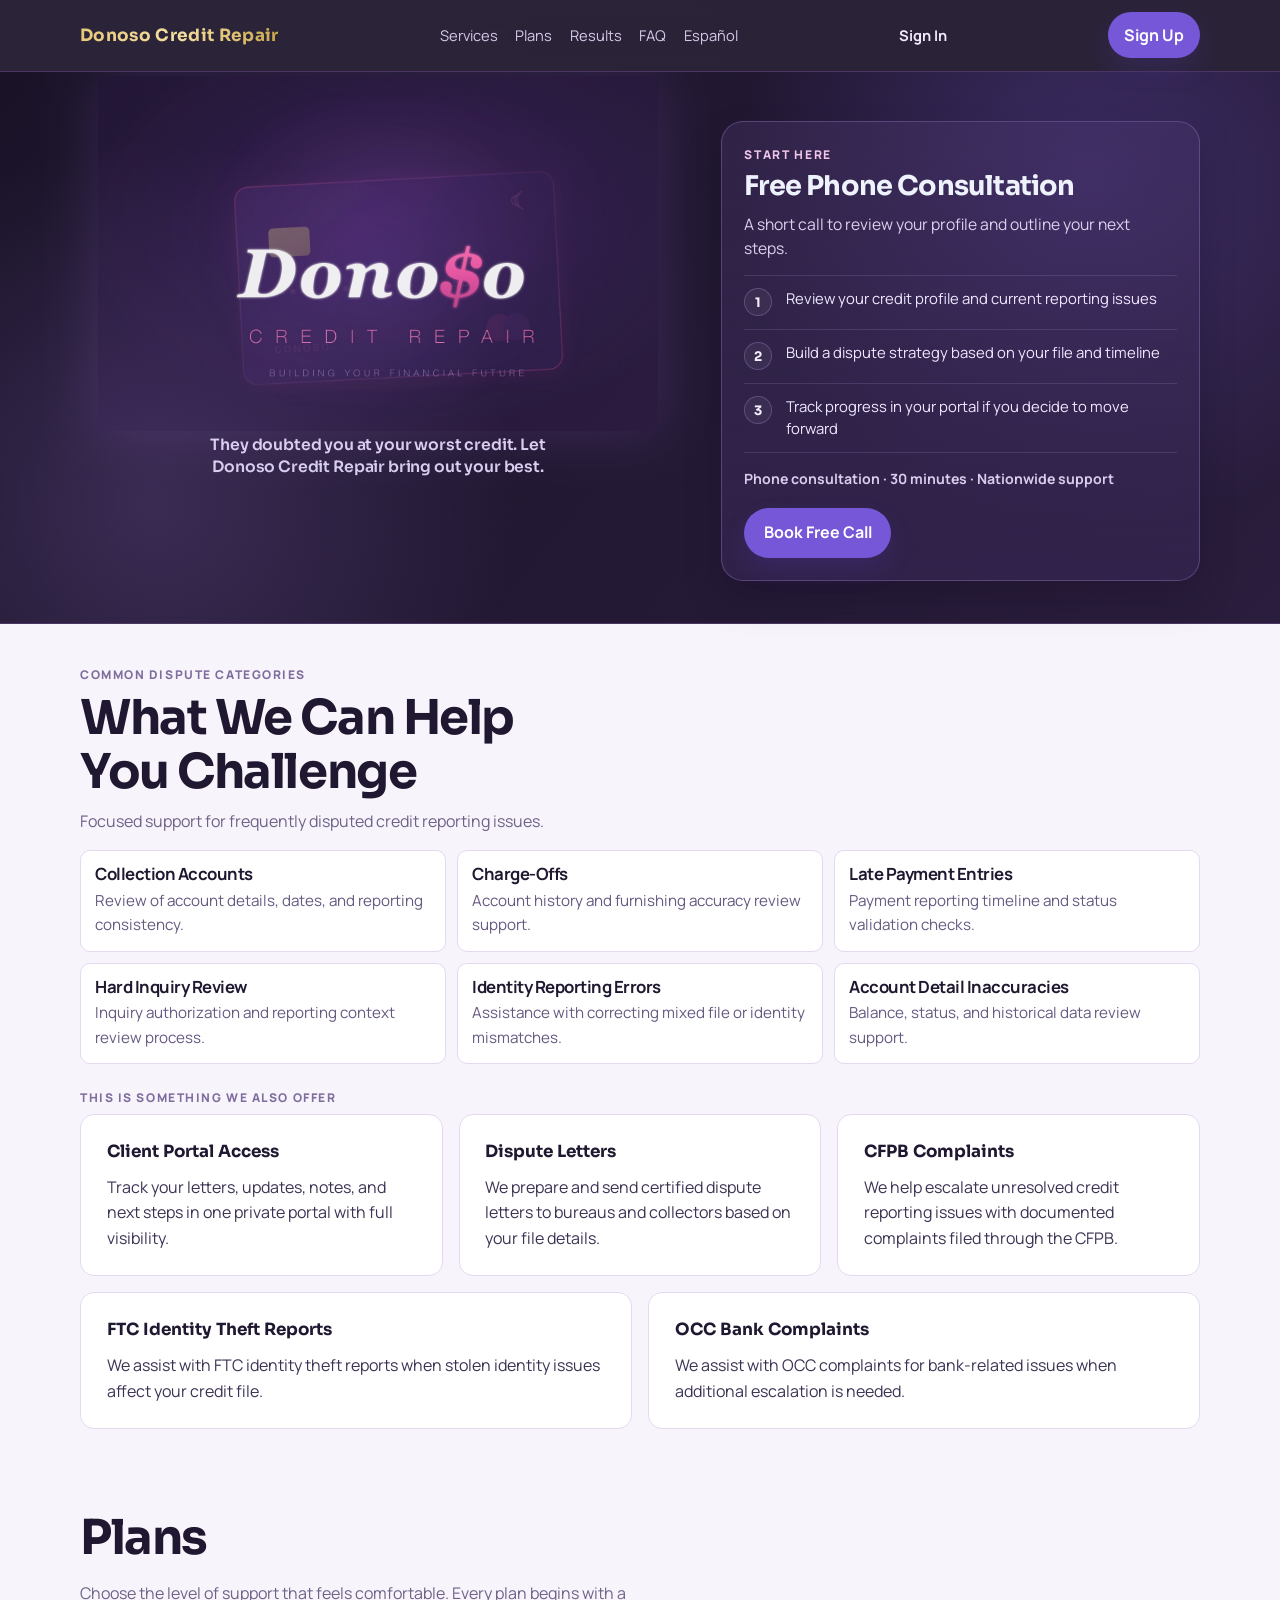
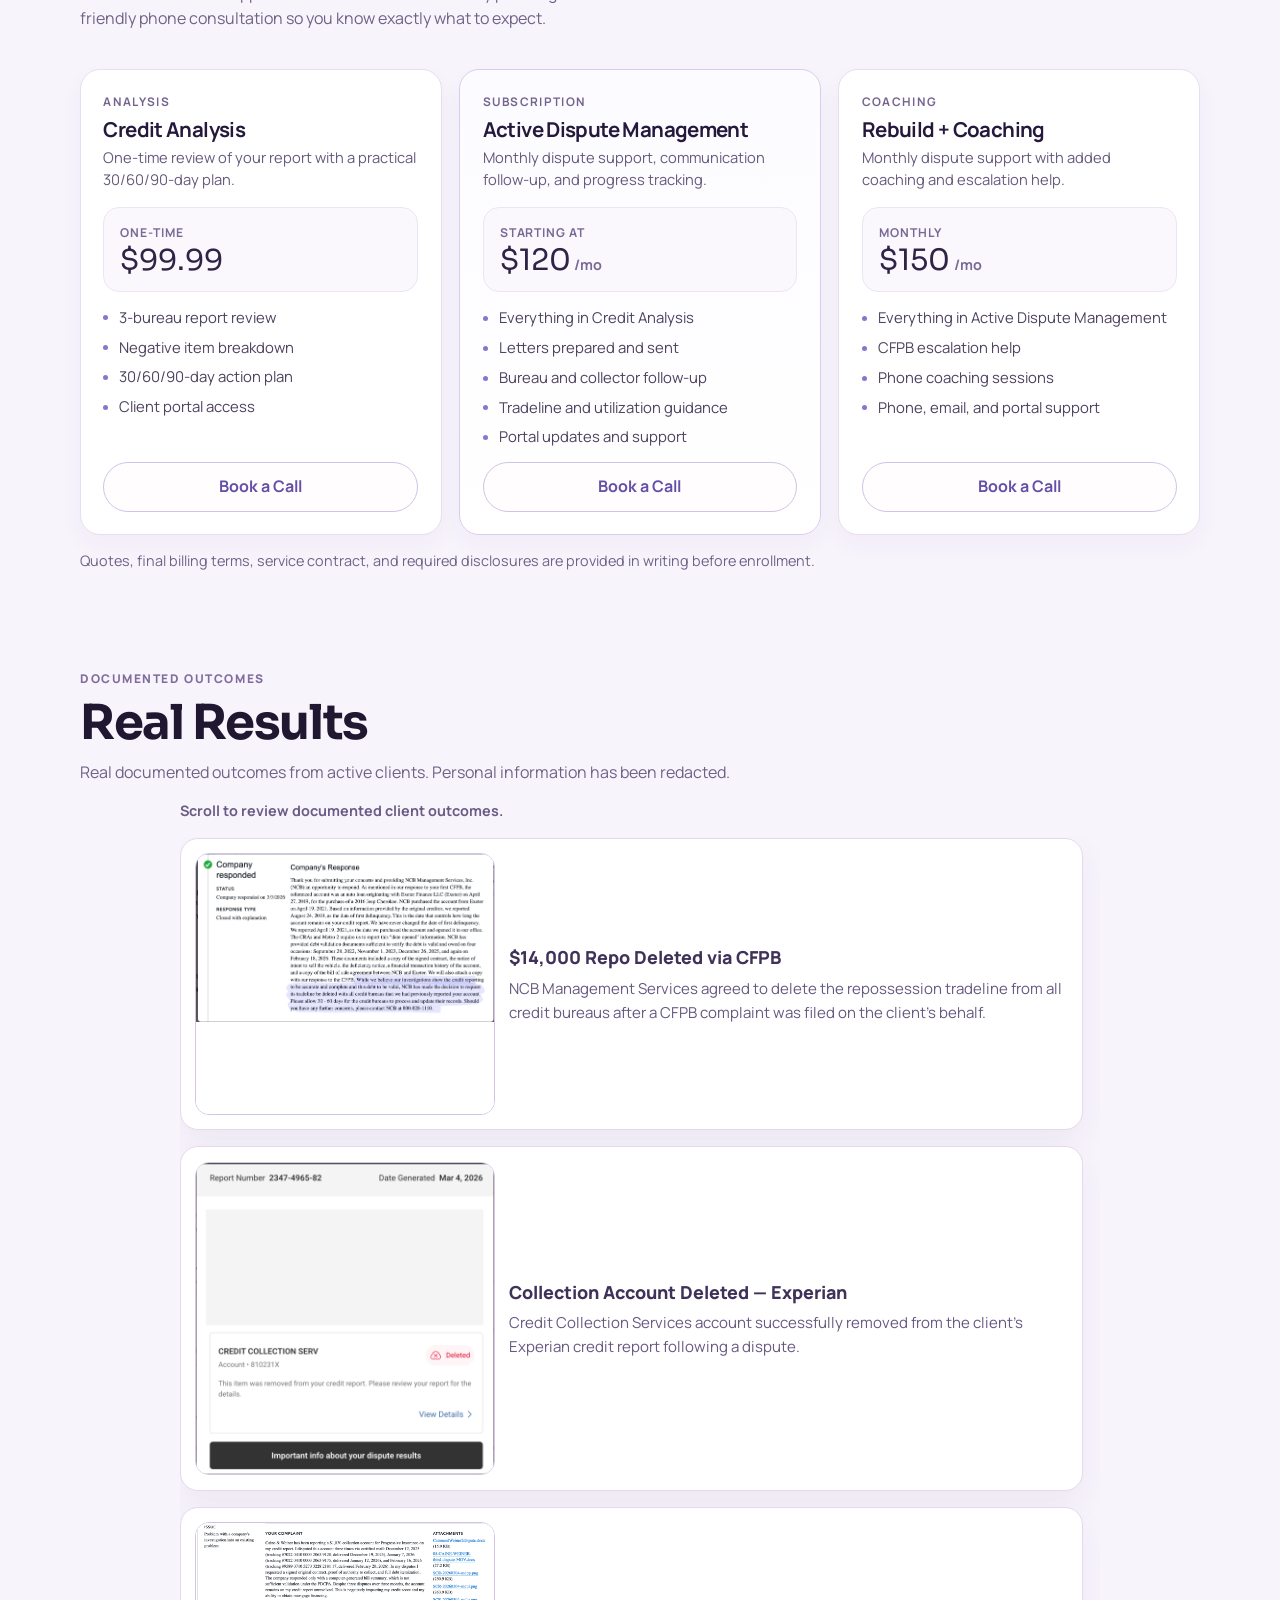
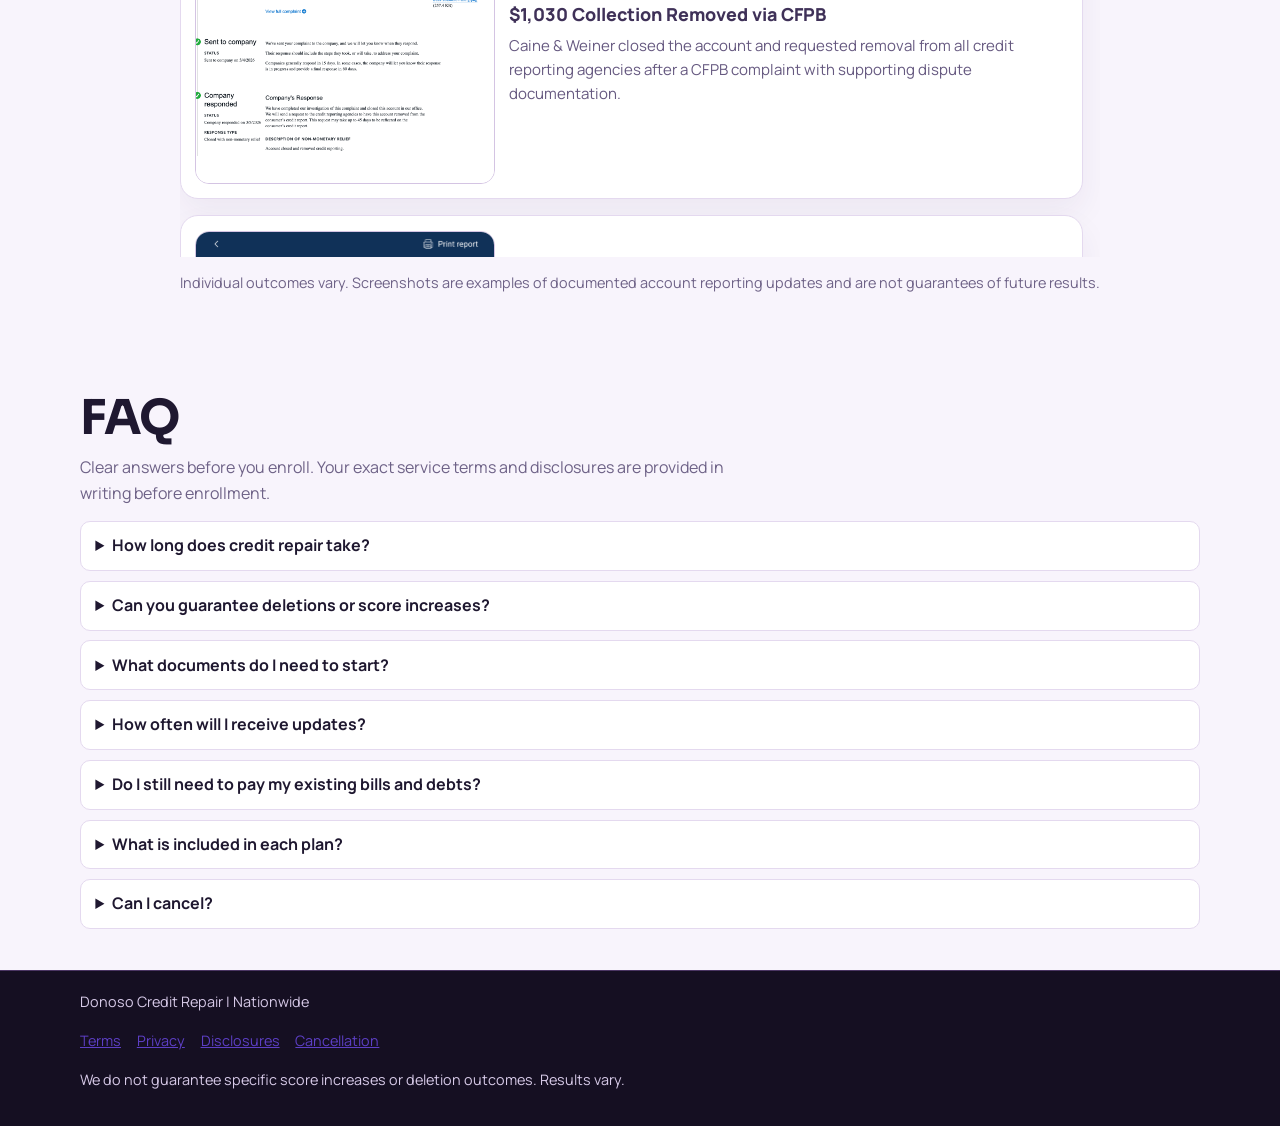
<file: index.html>
<!doctype html>
<html lang="en">
  <head>
    <meta charset="UTF-8" />
    <meta name="viewport" content="width=device-width, initial-scale=1.0" />
    <title>Donoso Credit Repair | Nationwide Credit Support</title>
    <meta
      name="description"
      content="Donoso Credit Repair helps clients nationwide challenge potentially inaccurate credit reporting and build stronger credit habits."
    />
    <meta property="og:title" content="Donoso Credit Repair | Nationwide Credit Support" />
    <meta
      property="og:description"
      content="Donoso Credit Repair helps clients nationwide challenge potentially inaccurate credit reporting and build stronger credit habits."
    />
    <meta property="og:type" content="website" />
    <meta property="og:url" content="https://donosocreditrepair.com/" />
    <meta property="og:image" content="https://donosocreditrepair.com/images/SCR-20260306-loyx.jpeg" />
    <meta name="twitter:card" content="summary_large_image" />
    <meta name="twitter:title" content="Donoso Credit Repair | Nationwide Credit Support" />
    <meta
      name="twitter:description"
      content="Donoso Credit Repair helps clients nationwide challenge potentially inaccurate credit reporting and build stronger credit habits."
    />
    <meta name="twitter:image" content="https://donosocreditrepair.com/images/SCR-20260306-loyx.jpeg" />
    <link rel="preconnect" href="https://fonts.googleapis.com" />
    <link rel="preconnect" href="https://fonts.gstatic.com" crossorigin />
    <link
      href="https://fonts.googleapis.com/css2?family=Manrope:wght@400;500;700;800&family=Sora:wght@600;700;800&display=swap"
      rel="stylesheet"
    />
    <link rel="icon" type="image/jpeg" href="images/SCR-20260306-loyx.jpeg" />
    <link rel="apple-touch-icon" href="images/SCR-20260306-loyx.jpeg" />
    <link rel="alternate" hreflang="es" href="es.html" />
    <link rel="stylesheet" href="styles.css?v=20260321n" />
  </head>
  <body>
    <nav class="site-nav">
      <div class="container nav-inner">
        <a class="brand" href="#home"><span class="brand-text">Donoso Credit Repair</span></a>
        <div class="nav-links">
          <a href="#services">Services</a>
          <a href="#pricing">Plans</a>
          <a href="#results">Results</a>
          <a href="#faq">FAQ</a>
          <a href="es.html" lang="es">Español</a>
        </div>
        <a class="nav-signin" href="portal.html">Sign In</a>
        <a class="btn btn-primary nav-btn" href="portal.html?mode=signup">Sign Up</a>
      </div>
      <div class="container mobile-nav" aria-label="Mobile navigation">
        <a href="#services">Services</a>
        <a href="#pricing">Plans</a>
        <a href="#results">Results</a>
        <a href="#faq">FAQ</a>
        <a href="es.html" lang="es">Español</a>
      </div>
    </nav>

    <main id="home">
      <section class="hero">
        <div class="container hero-grid">
          <div class="hero-copy">
            <div class="hero-logo-showcase">
              <img
                class="hero-logo"
                src="images/SCR-20260306-loyx.jpeg"
                alt="Donoso Credit Repair logo"
              />
            </div>
            <p class="hero-logo-caption">
              They doubted you at your worst credit. Let Donoso Credit Repair bring out your best.
            </p>
          </div>

          <aside class="hero-panel">
            <p class="hero-panel-kicker">Start Here</p>
            <h2>Free Phone Consultation</h2>
            <p class="hero-panel-lead">
              A short call to review your profile and outline your next steps.
            </p>
            <ol class="hero-steps">
              <li>
                <span class="hero-step-num">1</span>
                <p>Review your credit profile and current reporting issues</p>
              </li>
              <li>
                <span class="hero-step-num">2</span>
                <p>Build a dispute strategy based on your file and timeline</p>
              </li>
              <li>
                <span class="hero-step-num">3</span>
                <p>Track progress in your portal if you decide to move forward</p>
              </li>
            </ol>
            <p class="hero-panel-meta">Phone consultation · 30 minutes · Nationwide support</p>
            <a
              class="btn btn-primary hero-panel-btn"
              href="https://calendly.com/donoso420/30min"
              target="_blank"
              rel="noreferrer"
            >Book Free Call</a>
          </aside>
        </div>
      </section>

      <section id="services" class="section section-light">
        <div class="container">
          <p class="section-kicker">Common Dispute Categories</p>
          <h2 class="section-title">What We Can Help You Challenge</h2>
          <p class="section-lead">
            Focused support for frequently disputed credit reporting issues.
          </p>
          <div class="issue-grid">
            <article>
              <h3>Collection Accounts</h3>
              <p>Review of account details, dates, and reporting consistency.</p>
            </article>
            <article>
              <h3>Charge-Offs</h3>
              <p>Account history and furnishing accuracy review support.</p>
            </article>
            <article>
              <h3>Late Payment Entries</h3>
              <p>Payment reporting timeline and status validation checks.</p>
            </article>
            <article>
              <h3>Hard Inquiry Review</h3>
              <p>Inquiry authorization and reporting context review process.</p>
            </article>
            <article>
              <h3>Identity Reporting Errors</h3>
              <p>Assistance with correcting mixed file or identity mismatches.</p>
            </article>
            <article>
              <h3>Account Detail Inaccuracies</h3>
              <p>Balance, status, and historical data review support.</p>
            </article>
          </div>
          <div class="stats services-highlights">
            <p class="section-kicker services-highlights-kicker">This Is Something We Also Offer</p>
            <div class="stats-grid">
              <article>
                <p class="stat-label">Client Portal Access</p>
                <p class="stat-text">Track your letters, updates, notes, and next steps in one private portal with full visibility.</p>
              </article>
              <article>
                <p class="stat-label">Dispute Letters</p>
                <p class="stat-text">We prepare and send certified dispute letters to bureaus and collectors based on your file details.</p>
              </article>
              <article>
                <p class="stat-label">CFPB Complaints</p>
                <p class="stat-text">We help escalate unresolved credit reporting issues with documented complaints filed through the CFPB.</p>
              </article>
              <article>
                <p class="stat-label">FTC Identity Theft Reports</p>
                <p class="stat-text">We assist with FTC identity theft reports when stolen identity issues affect your credit file.</p>
              </article>
              <article>
                <p class="stat-label">OCC Bank Complaints</p>
                <p class="stat-text">We assist with OCC complaints for bank-related issues when additional escalation is needed.</p>
              </article>
            </div>
          </div>
        </div>
      </section>

      <section id="pricing" class="section section-light">
        <div class="container">
          <div class="pricing-header">
            <h2 class="section-title">Plans</h2>
            <p class="section-lead">
              Choose the level of support that feels comfortable. Every plan begins with a
              friendly phone consultation so you know exactly what to expect.
            </p>
          </div>
          <div class="pricing-grid">
            <article class="plan-card">
              <div class="plan-top">
                <p class="plan-tier">Analysis</p>
                <h3>Credit Analysis</h3>
                <p class="plan-for">One-time review of your report with a practical 30/60/90-day plan.</p>
              </div>
              <div class="plan-price-box">
                <p class="plan-price-label">One-time</p>
                <p class="plan-price">
                  <span class="plan-price-value">$99.99</span>
                </p>
              </div>
              <ul>
                <li>3-bureau report review</li>
                <li>Negative item breakdown</li>
                <li>30/60/90-day action plan</li>
                <li>Client portal access</li>
              </ul>
              <a
                class="btn btn-outline"
                href="https://calendly.com/donoso420/30min"
                target="_blank"
                rel="noreferrer"
              >Book a Call</a>
            </article>

            <article class="plan-card featured">
              <div class="plan-top">
                <p class="plan-tier">Subscription</p>
                <h3>Active Dispute Management</h3>
                <p class="plan-for">Monthly dispute support, communication follow-up, and progress tracking.</p>
              </div>
              <div class="plan-price-box">
                <p class="plan-price-label">Starting at</p>
                <p class="plan-price">
                  <span class="plan-price-value">$120</span>
                  <span class="plan-price-unit">/mo</span>
                </p>
              </div>
              <ul>
                <li>Everything in Credit Analysis</li>
                <li>Letters prepared and sent</li>
                <li>Bureau and collector follow-up</li>
                <li>Tradeline and utilization guidance</li>
                <li>Portal updates and support</li>
              </ul>
              <a
                class="btn btn-outline"
                href="https://calendly.com/donoso420/30min"
                target="_blank"
                rel="noreferrer"
              >Book a Call</a>
            </article>

            <article class="plan-card">
              <div class="plan-top">
                <p class="plan-tier">Coaching</p>
                <h3>Rebuild + Coaching</h3>
                <p class="plan-for">Monthly dispute support with added coaching and escalation help.</p>
              </div>
              <div class="plan-price-box">
                <p class="plan-price-label">Monthly</p>
                <p class="plan-price">
                  <span class="plan-price-value">$150</span>
                  <span class="plan-price-unit">/mo</span>
                </p>
              </div>
              <ul>
                <li>Everything in Active Dispute Management</li>
                <li>CFPB escalation help</li>
                <li>Phone coaching sessions</li>
                <li>Phone, email, and portal support</li>
              </ul>
              <a
                class="btn btn-outline"
                href="https://calendly.com/donoso420/30min"
                target="_blank"
                rel="noreferrer"
              >Book a Call</a>
            </article>
          </div>
          <p class="fineprint">
            Quotes, final billing terms, service contract, and required disclosures are provided
            in writing before enrollment.
          </p>
        </div>
      </section>

      <section id="results" class="section section-light results-section">
        <div class="container">
          <p class="section-kicker">Documented Outcomes</p>
          <h2 class="section-title">Real Results</h2>
          <p class="section-lead">
            Real documented outcomes from active clients. Personal information has been redacted.
          </p>
          <p class="results-hint">Scroll to review documented client outcomes.</p>
          <div class="results-grid">
            <article class="result-card">
              <div class="result-media">
                <img src="/images/Experian.png" alt="CFPB complaint — $14,000 repossession deleted from all credit bureaus" loading="lazy" />
              </div>
              <div class="result-copy">
                <p class="result-title">$14,000 Repo Deleted via CFPB</p>
                <p class="result-text">
                  NCB Management Services agreed to delete the repossession tradeline from all credit bureaus after a CFPB complaint was filed on the client's behalf.
                </p>
              </div>
            </article>
            <article class="result-card">
              <div class="result-media">
                <img src="/images/CFPB.png" alt="Experian dispute result — collection account deleted" loading="lazy" />
              </div>
              <div class="result-copy">
                <p class="result-title">Collection Account Deleted — Experian</p>
                <p class="result-text">
                  Credit Collection Services account successfully removed from the client's Experian credit report following a dispute.
                </p>
              </div>
            </article>
            <article class="result-card">
              <div class="result-media">
                <img src="/images/CFBPcomlaint2.png" alt="CFPB complaint — $1,030 Caine & Weiner collection removed" loading="lazy" />
              </div>
              <div class="result-copy">
                <p class="result-title">$1,030 Collection Removed via CFPB</p>
                <p class="result-text">
                  Caine & Weiner closed the account and requested removal from all credit reporting agencies after a CFPB complaint with supporting dispute documentation.
                </p>
              </div>
            </article>
            <article class="result-card">
              <div class="result-media">
                <img src="/images/SCR-20260306-jzqe.png" alt="Credit report update showing deleted and updated disputed accounts" loading="lazy" />
              </div>
              <div class="result-copy">
                <p class="result-title">Multiple Accounts Updated and Deleted</p>
                <p class="result-text">
                  Client report showing multiple dispute outcomes at once, including deleted collection accounts and updated tradelines after the reporting cycle refreshed.
                </p>
              </div>
            </article>
            <article class="result-card">
              <div class="result-media">
                <img src="/images/SCR-20260331-kxif.png" alt="March 26, 2026 dispute result showing a Space Coast Credit Union account marked deleted" loading="lazy" />
              </div>
              <div class="result-copy">
                <p class="result-title">Space Coast Credit Union Account Deleted</p>
                <p class="result-text">
                  Dispute results generated on March 26, 2026 showing a Space Coast Credit Union tradeline marked deleted from the client's report.
                </p>
              </div>
            </article>
            <article class="result-card">
              <div class="result-media">
                <img src="/images/SCR-20260331-kxjz.png" alt="March 28, 2026 report showing multiple Space Coast Credit Union inquiries marked deleted" loading="lazy" />
              </div>
              <div class="result-copy">
                <p class="result-title">Multiple Space Coast Inquiries Deleted</p>
                <p class="result-text">
                  Client dispute results dated March 28, 2026 showing several Space Coast Credit Union inquiries removed from the report.
                </p>
              </div>
            </article>
            <article class="result-card">
              <div class="result-media">
                <img src="/images/SCR-20260331-kxlo.png" alt="March 24, 2026 dispute result showing a Caine and Weiner account marked deleted" loading="lazy" />
              </div>
              <div class="result-copy">
                <p class="result-title">Caine &amp; Weiner Account Deleted</p>
                <p class="result-text">
                  Dispute results generated on March 24, 2026 showing a Caine &amp; Weiner account listed as deleted from the client's credit report.
                </p>
              </div>
            </article>
            <article class="result-card">
              <div class="result-media">
                <img src="/images/SCR-20260331-kxwx.png" alt="Bureau reinvestigation note confirming a Space Coast Credit Union account was deleted from the credit file" loading="lazy" />
              </div>
              <div class="result-copy">
                <p class="result-title">Bureau Reinvestigation Confirmed Deletion</p>
                <p class="result-text">
                  Reinvestigation results confirming the disputed Space Coast Credit Union account ending in 3280 was deleted from the credit file.
                </p>
              </div>
            </article>
          </div>
          <p class="fineprint">
            Individual outcomes vary. Screenshots are examples of documented account reporting
            updates and are not guarantees of future results.
          </p>
        </div>
      </section>

      <section id="faq" class="section section-light faq-section">
        <div class="container">
          <h2 class="section-title">FAQ</h2>
          <p class="section-lead faq-intro">
            Clear answers before you enroll. Your exact service terms and disclosures are provided
            in writing before enrollment.
          </p>
          <details>
            <summary>How long does credit repair take?</summary>
            <p>
              Most clients are active for 3 to 6 months. Initial file review is usually completed
              within 3 to 7 business days after onboarding documents are received. First dispute
              cycle typically starts within 7 to 14 days. Bureau and creditor responses often take
              about 30 to 45 days per cycle.
            </p>
          </details>
          <details>
            <summary>Can you guarantee deletions or score increases?</summary>
            <p>
              No. We do not guarantee deletions, score increases, approvals, or exact timelines.
              Results vary based on your credit profile, account history, and how bureaus or
              furnishers respond.
            </p>
          </details>
          <details>
            <summary>What documents do I need to start?</summary>
            <p>
              Most clients need a government-issued ID, proof of address, and current 3-bureau
              credit report access. If you have prior dispute letters or bureau responses, upload
              those during onboarding.
            </p>
          </details>
          <details>
            <summary>How often will I receive updates?</summary>
            <p>
              You receive regular progress updates during each cycle and a monthly status summary.
              Active Dispute Management and Rebuild + Coaching include priority support with a
              target response window of 24 business hours.
            </p>
          </details>
          <details>
            <summary>Do I still need to pay my existing bills and debts?</summary>
            <p>
              Yes. You should continue making payments on valid obligations. Credit repair support
              does not replace your payment responsibilities to lenders or creditors.
            </p>
          </details>
          <details>
            <summary>What is included in each plan?</summary>
            <p>
              Credit Analysis is $99.99 and includes a 3-bureau report review, negative item
              analysis, a 30/60/90-day action plan, and client portal access. Active Dispute
              Management starts at $120 per month and adds dispute letters sent on your behalf to
              bureaus and collectors, credit utilization and tradeline advice, and email/portal
              support. Rebuild + Coaching is $150 per month and adds CFPB complaints filed on your
              behalf and phone coaching sessions.
            </p>
          </details>
          <details>
            <summary>Can I cancel?</summary>
            <p>
              Yes. Cancellation rights and instructions are included in your signed agreement and
              required disclosures before service begins. You can also submit a written request
              by email and include your full account details.
            </p>
          </details>
        </div>
      </section>

    </main>

    <footer class="footer">
      <div class="container">
        <p>Donoso Credit Repair | Nationwide</p>
        <p class="legal-links">
          <a href="terms.html">Terms</a>
          <a href="privacy.html">Privacy</a>
          <a href="disclosures.html">Disclosures</a>
          <a href="cancellation.html">Cancellation</a>
        </p>
        <p>We do not guarantee specific score increases or deletion outcomes. Results vary.</p>
      </div>
    </footer>
  </body>
</html>
</file>
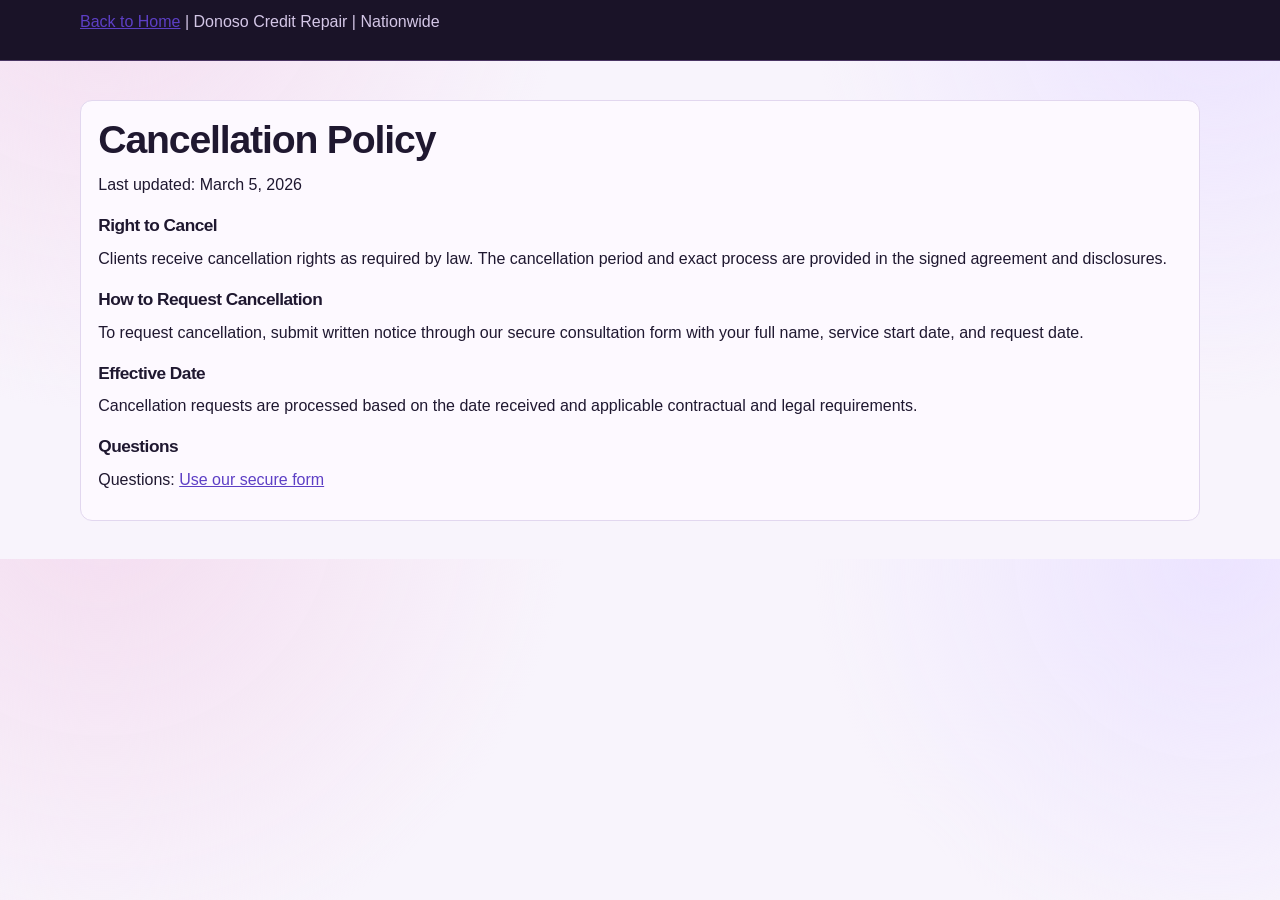
<file: cancellation.html>
<!doctype html>
<html lang="en">
  <head>
    <meta charset="UTF-8" />
    <meta name="viewport" content="width=device-width, initial-scale=1.0" />
    <title>Cancellation Policy | Donoso Credit Repair</title>
    <link rel="icon" type="image/jpeg" href="images/SCR-20260306-loyx.jpeg" />
    <link rel="apple-touch-icon" href="images/SCR-20260306-loyx.jpeg" />
    <link rel="stylesheet" href="styles.css" />
  </head>
  <body class="legal-page">
    <header class="topbar">
      <div class="container">
        <p><a href="index.html">Back to Home</a> | Donoso Credit Repair | Nationwide</p>
      </div>
    </header>
    <main>
      <div class="container legal-wrap">
        <h1>Cancellation Policy</h1>
        <p>Last updated: March 5, 2026</p>
        <h2>Right to Cancel</h2>
        <p>
          Clients receive cancellation rights as required by law. The cancellation period and
          exact process are provided in the signed agreement and disclosures.
        </p>
        <h2>How to Request Cancellation</h2>
        <p>
          To request cancellation, submit written notice through our secure consultation form with
          your full name, service start date, and request date.
        </p>
        <h2>Effective Date</h2>
        <p>
          Cancellation requests are processed based on the date received and applicable contractual
          and legal requirements.
        </p>
        <h2>Questions</h2>
        <p>
          Questions: <a href="index.html#contact">Use our secure form</a>
        </p>
      </div>
    </main>
  </body>
</html>
</file>
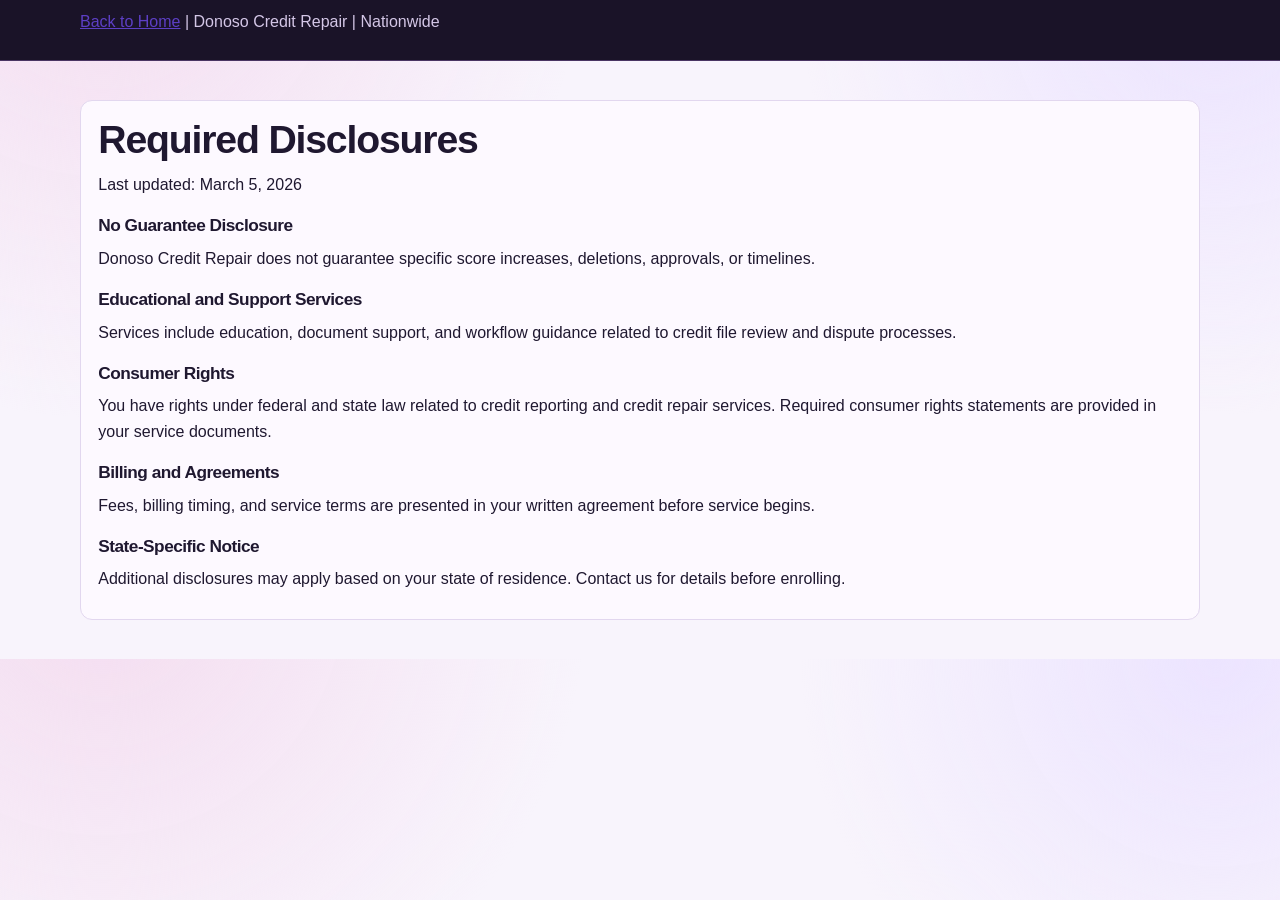
<file: disclosures.html>
<!doctype html>
<html lang="en">
  <head>
    <meta charset="UTF-8" />
    <meta name="viewport" content="width=device-width, initial-scale=1.0" />
    <title>Disclosures | Donoso Credit Repair</title>
    <link rel="icon" type="image/jpeg" href="images/SCR-20260306-loyx.jpeg" />
    <link rel="apple-touch-icon" href="images/SCR-20260306-loyx.jpeg" />
    <link rel="stylesheet" href="styles.css" />
  </head>
  <body class="legal-page">
    <header class="topbar">
      <div class="container">
        <p><a href="index.html">Back to Home</a> | Donoso Credit Repair | Nationwide</p>
      </div>
    </header>
    <main>
      <div class="container legal-wrap">
        <h1>Required Disclosures</h1>
        <p>Last updated: March 5, 2026</p>
        <h2>No Guarantee Disclosure</h2>
        <p>
          Donoso Credit Repair does not guarantee specific score increases, deletions, approvals,
          or timelines.
        </p>
        <h2>Educational and Support Services</h2>
        <p>
          Services include education, document support, and workflow guidance related to credit
          file review and dispute processes.
        </p>
        <h2>Consumer Rights</h2>
        <p>
          You have rights under federal and state law related to credit reporting and credit repair
          services. Required consumer rights statements are provided in your service documents.
        </p>
        <h2>Billing and Agreements</h2>
        <p>
          Fees, billing timing, and service terms are presented in your written agreement before
          service begins.
        </p>
        <h2>State-Specific Notice</h2>
        <p>
          Additional disclosures may apply based on your state of residence. Contact us for
          details before enrolling.
        </p>
      </div>
    </main>
  </body>
</html>
</file>
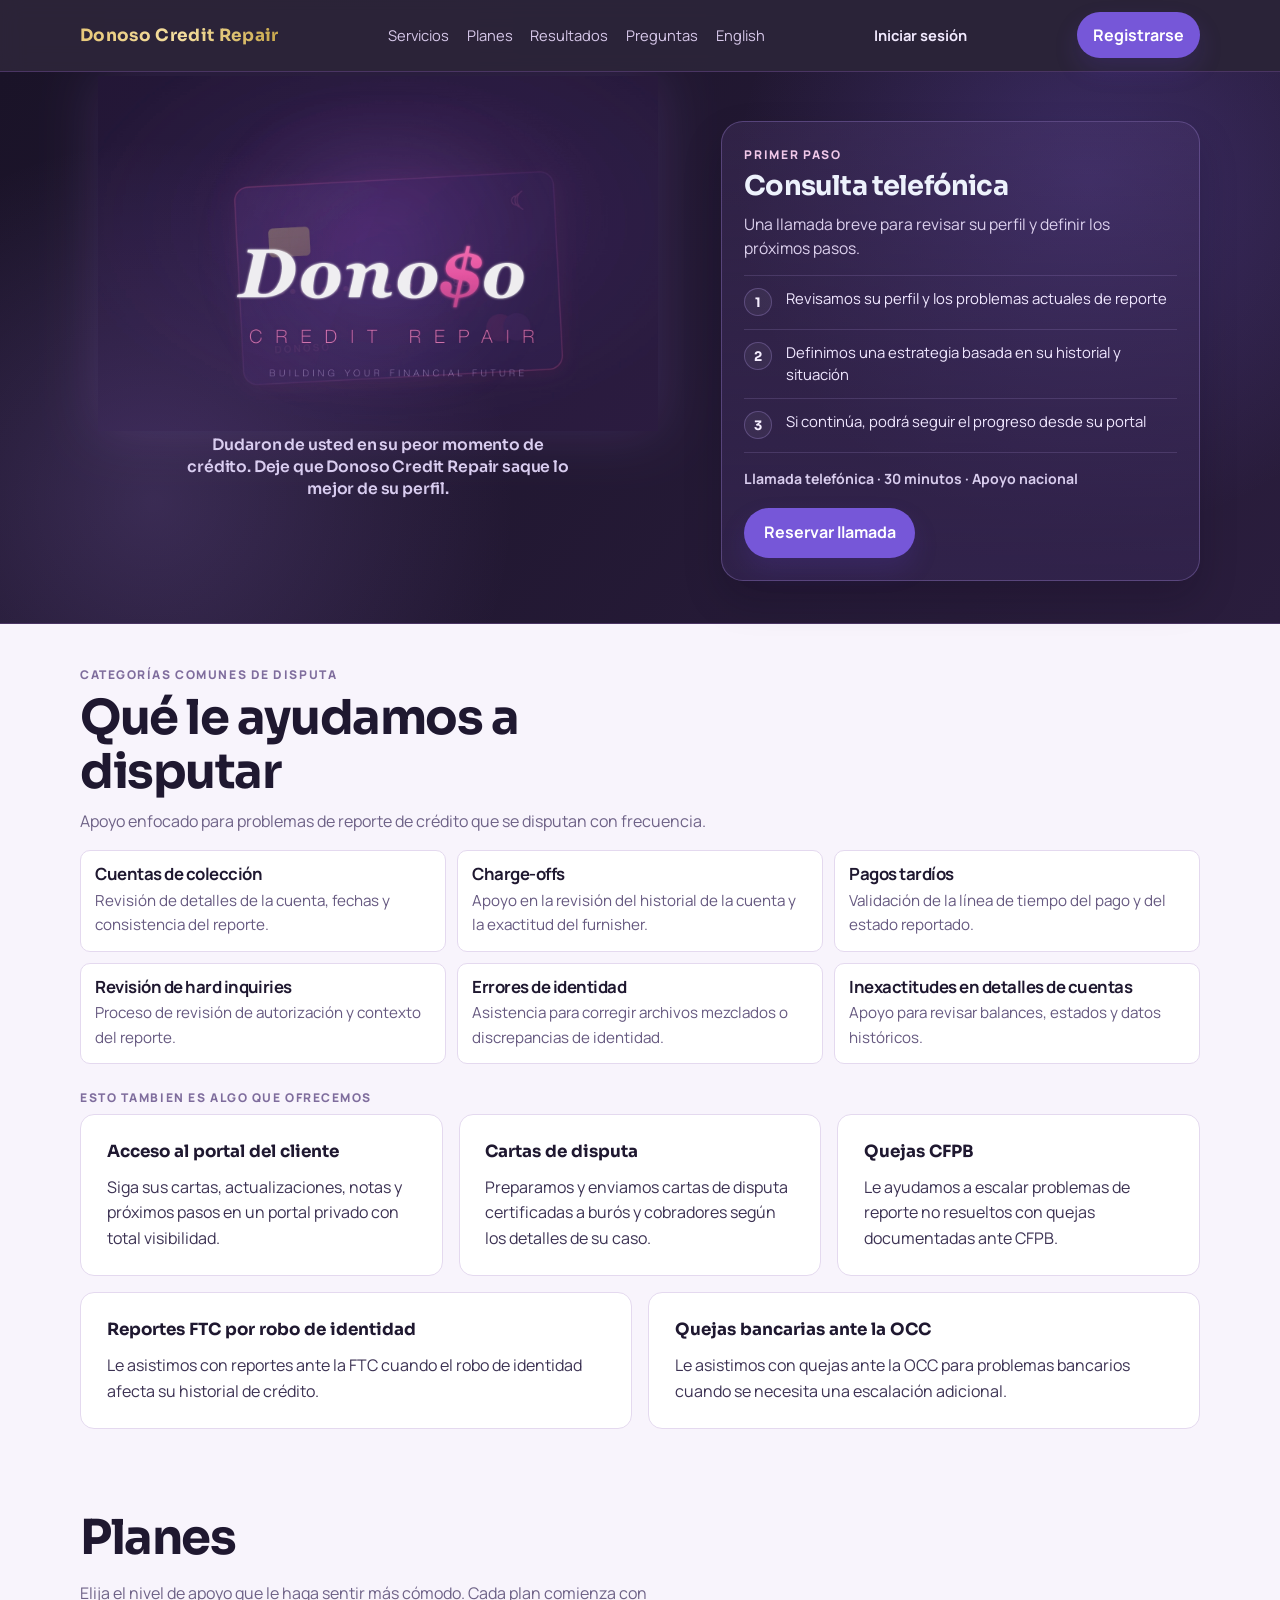
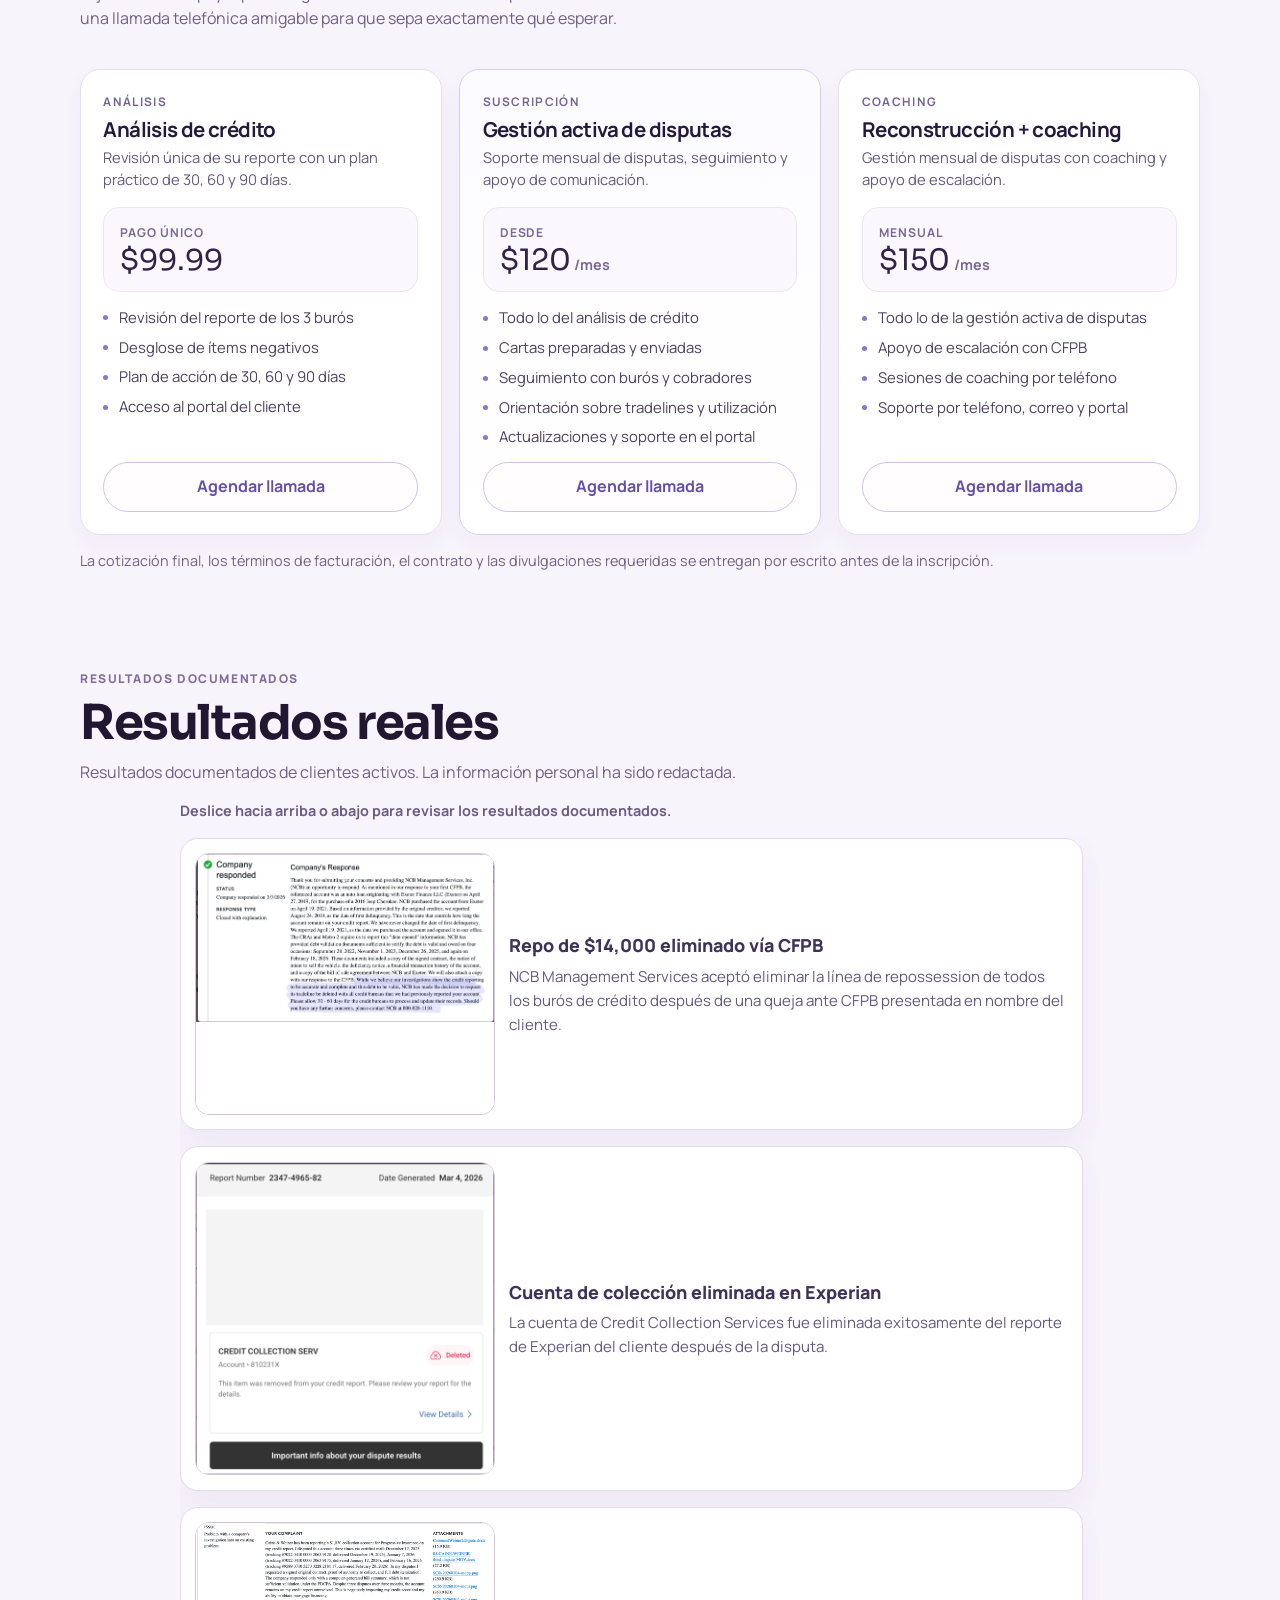
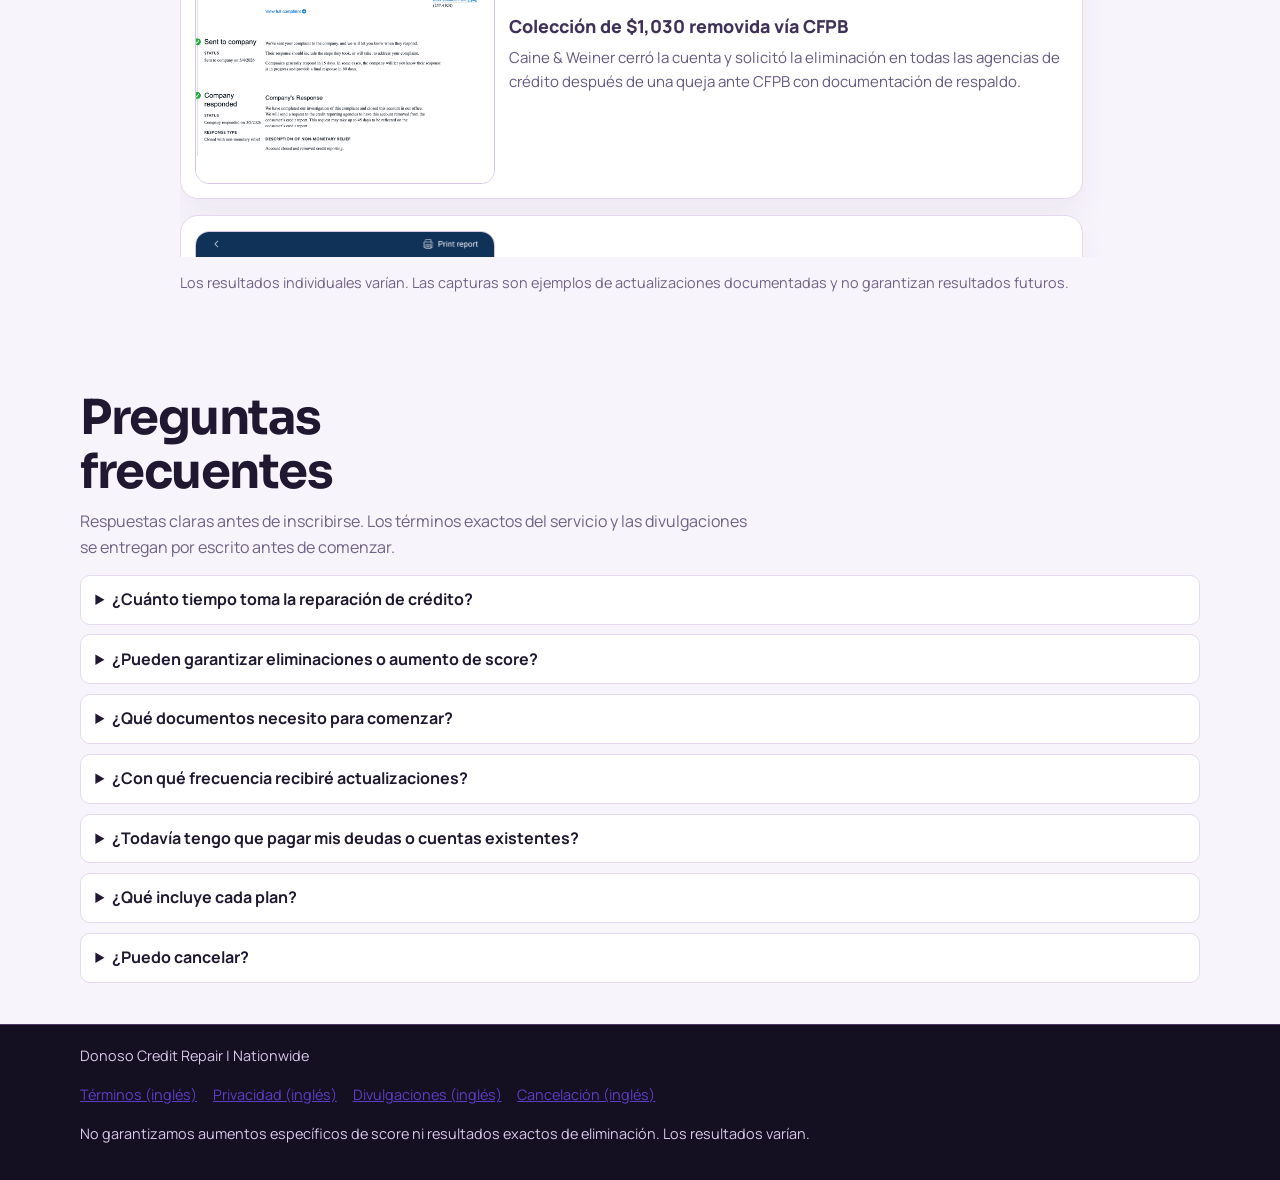
<file: es.html>
<!doctype html>
<html lang="es">
  <head>
    <meta charset="UTF-8" />
    <meta name="viewport" content="width=device-width, initial-scale=1.0" />
    <title>Donoso Credit Repair | Apoyo nacional para tu crédito</title>
    <meta
      name="description"
      content="Donoso Credit Repair ayuda a clientes en todo Estados Unidos a disputar reportes de crédito potencialmente inexactos y fortalecer mejores hábitos financieros."
    />
    <meta property="og:title" content="Donoso Credit Repair | Apoyo nacional para tu crédito" />
    <meta
      property="og:description"
      content="Donoso Credit Repair ayuda a clientes en todo Estados Unidos a disputar reportes de crédito potencialmente inexactos y fortalecer mejores hábitos financieros."
    />
    <meta property="og:type" content="website" />
    <meta property="og:url" content="https://donosocreditrepair.com/es.html" />
    <meta property="og:image" content="https://donosocreditrepair.com/images/SCR-20260306-loyx.jpeg" />
    <meta name="twitter:card" content="summary_large_image" />
    <meta name="twitter:title" content="Donoso Credit Repair | Apoyo nacional para tu crédito" />
    <meta
      name="twitter:description"
      content="Donoso Credit Repair ayuda a clientes en todo Estados Unidos a disputar reportes de crédito potencialmente inexactos y fortalecer mejores hábitos financieros."
    />
    <meta name="twitter:image" content="https://donosocreditrepair.com/images/SCR-20260306-loyx.jpeg" />
    <link rel="preconnect" href="https://fonts.googleapis.com" />
    <link rel="preconnect" href="https://fonts.gstatic.com" crossorigin />
    <link
      href="https://fonts.googleapis.com/css2?family=Manrope:wght@400;500;700;800&family=Sora:wght@600;700;800&display=swap"
      rel="stylesheet"
    />
    <link rel="icon" type="image/jpeg" href="images/SCR-20260306-loyx.jpeg" />
    <link rel="apple-touch-icon" href="images/SCR-20260306-loyx.jpeg" />
    <link rel="alternate" hreflang="en" href="index.html" />
    <link rel="stylesheet" href="styles.css?v=20260321n" />
  </head>
  <body>
    <nav class="site-nav">
      <div class="container nav-inner">
        <a class="brand" href="#inicio"><span class="brand-text">Donoso Credit Repair</span></a>
        <div class="nav-links">
          <a href="#servicios">Servicios</a>
          <a href="#planes">Planes</a>
          <a href="#resultados">Resultados</a>
          <a href="#faq">Preguntas</a>
          <a href="index.html" lang="en">English</a>
        </div>
        <a class="nav-signin" href="portal-es.html">Iniciar sesión</a>
        <a class="btn btn-primary nav-btn" href="portal-es.html?mode=signup">Registrarse</a>
      </div>
      <div class="container mobile-nav" aria-label="Navegación móvil">
        <a href="#servicios">Servicios</a>
        <a href="#planes">Planes</a>
        <a href="#resultados">Resultados</a>
        <a href="#faq">Preguntas</a>
        <a href="index.html" lang="en">English</a>
      </div>
    </nav>

    <main id="inicio">
      <section class="hero">
        <div class="container hero-grid">
          <div class="hero-copy">
            <div class="hero-logo-showcase">
              <img
                class="hero-logo"
                src="images/SCR-20260306-loyx.jpeg"
                alt="Logo de Donoso Credit Repair"
              />
            </div>
            <p class="hero-logo-caption">
              Dudaron de usted en su peor momento de crédito. Deje que Donoso Credit Repair saque lo mejor de su perfil.
            </p>
          </div>

          <aside class="hero-panel">
            <p class="hero-panel-kicker">Primer paso</p>
            <h2>Consulta telefónica</h2>
            <p class="hero-panel-lead">
              Una llamada breve para revisar su perfil y definir los próximos pasos.
            </p>
            <ol class="hero-steps">
              <li>
                <span class="hero-step-num">1</span>
                <p>Revisamos su perfil y los problemas actuales de reporte</p>
              </li>
              <li>
                <span class="hero-step-num">2</span>
                <p>Definimos una estrategia basada en su historial y situación</p>
              </li>
              <li>
                <span class="hero-step-num">3</span>
                <p>Si continúa, podrá seguir el progreso desde su portal</p>
              </li>
            </ol>
            <p class="hero-panel-meta">Llamada telefónica · 30 minutos · Apoyo nacional</p>
            <a
              class="btn btn-primary hero-panel-btn"
              href="https://calendly.com/donoso420/30min"
              target="_blank"
              rel="noreferrer"
            >Reservar llamada</a>
          </aside>
        </div>
      </section>

      <section id="servicios" class="section section-light">
        <div class="container">
          <p class="section-kicker">Categorías comunes de disputa</p>
          <h2 class="section-title">Qué le ayudamos a disputar</h2>
          <p class="section-lead">
            Apoyo enfocado para problemas de reporte de crédito que se disputan con frecuencia.
          </p>
          <div class="issue-grid">
            <article>
              <h3>Cuentas de colección</h3>
              <p>Revisión de detalles de la cuenta, fechas y consistencia del reporte.</p>
            </article>
            <article>
              <h3>Charge-offs</h3>
              <p>Apoyo en la revisión del historial de la cuenta y la exactitud del furnisher.</p>
            </article>
            <article>
              <h3>Pagos tardíos</h3>
              <p>Validación de la línea de tiempo del pago y del estado reportado.</p>
            </article>
            <article>
              <h3>Revisión de hard inquiries</h3>
              <p>Proceso de revisión de autorización y contexto del reporte.</p>
            </article>
            <article>
              <h3>Errores de identidad</h3>
              <p>Asistencia para corregir archivos mezclados o discrepancias de identidad.</p>
            </article>
            <article>
              <h3>Inexactitudes en detalles de cuentas</h3>
              <p>Apoyo para revisar balances, estados y datos históricos.</p>
            </article>
          </div>
          <div class="stats services-highlights">
            <p class="section-kicker services-highlights-kicker">Esto tambien es algo que ofrecemos</p>
            <div class="stats-grid">
              <article>
                <p class="stat-label">Acceso al portal del cliente</p>
                <p class="stat-text">Siga sus cartas, actualizaciones, notas y próximos pasos en un portal privado con total visibilidad.</p>
              </article>
              <article>
                <p class="stat-label">Cartas de disputa</p>
                <p class="stat-text">Preparamos y enviamos cartas de disputa certificadas a burós y cobradores según los detalles de su caso.</p>
              </article>
              <article>
                <p class="stat-label">Quejas CFPB</p>
                <p class="stat-text">Le ayudamos a escalar problemas de reporte no resueltos con quejas documentadas ante CFPB.</p>
              </article>
              <article>
                <p class="stat-label">Reportes FTC por robo de identidad</p>
                <p class="stat-text">Le asistimos con reportes ante la FTC cuando el robo de identidad afecta su historial de crédito.</p>
              </article>
              <article>
                <p class="stat-label">Quejas bancarias ante la OCC</p>
                <p class="stat-text">Le asistimos con quejas ante la OCC para problemas bancarios cuando se necesita una escalación adicional.</p>
              </article>
            </div>
          </div>
        </div>
      </section>

      <section id="planes" class="section section-light">
        <div class="container">
          <div class="pricing-header">
            <h2 class="section-title">Planes</h2>
            <p class="section-lead">
              Elija el nivel de apoyo que le haga sentir más cómodo. Cada plan comienza con una
              llamada telefónica amigable para que sepa exactamente qué esperar.
            </p>
          </div>
          <div class="pricing-grid">
            <article class="plan-card">
              <div class="plan-top">
                <p class="plan-tier">Análisis</p>
                <h3>Análisis de crédito</h3>
                <p class="plan-for">Revisión única de su reporte con un plan práctico de 30, 60 y 90 días.</p>
              </div>
              <div class="plan-price-box">
                <p class="plan-price-label">Pago único</p>
                <p class="plan-price">
                  <span class="plan-price-value">$99.99</span>
                </p>
              </div>
              <ul>
                <li>Revisión del reporte de los 3 burós</li>
                <li>Desglose de ítems negativos</li>
                <li>Plan de acción de 30, 60 y 90 días</li>
                <li>Acceso al portal del cliente</li>
              </ul>
              <a
                class="btn btn-outline"
                href="https://calendly.com/donoso420/30min"
                target="_blank"
                rel="noreferrer"
              >Agendar llamada</a>
            </article>

            <article class="plan-card featured">
              <div class="plan-top">
                <p class="plan-tier">Suscripción</p>
                <h3>Gestión activa de disputas</h3>
                <p class="plan-for">Soporte mensual de disputas, seguimiento y apoyo de comunicación.</p>
              </div>
              <div class="plan-price-box">
                <p class="plan-price-label">Desde</p>
                <p class="plan-price">
                  <span class="plan-price-value">$120</span>
                  <span class="plan-price-unit">/mes</span>
                </p>
              </div>
              <ul>
                <li>Todo lo del análisis de crédito</li>
                <li>Cartas preparadas y enviadas</li>
                <li>Seguimiento con burós y cobradores</li>
                <li>Orientación sobre tradelines y utilización</li>
                <li>Actualizaciones y soporte en el portal</li>
              </ul>
              <a
                class="btn btn-outline"
                href="https://calendly.com/donoso420/30min"
                target="_blank"
                rel="noreferrer"
              >Agendar llamada</a>
            </article>

            <article class="plan-card">
              <div class="plan-top">
                <p class="plan-tier">Coaching</p>
                <h3>Reconstrucción + coaching</h3>
                <p class="plan-for">Gestión mensual de disputas con coaching y apoyo de escalación.</p>
              </div>
              <div class="plan-price-box">
                <p class="plan-price-label">Mensual</p>
                <p class="plan-price">
                  <span class="plan-price-value">$150</span>
                  <span class="plan-price-unit">/mes</span>
                </p>
              </div>
              <ul>
                <li>Todo lo de la gestión activa de disputas</li>
                <li>Apoyo de escalación con CFPB</li>
                <li>Sesiones de coaching por teléfono</li>
                <li>Soporte por teléfono, correo y portal</li>
              </ul>
              <a
                class="btn btn-outline"
                href="https://calendly.com/donoso420/30min"
                target="_blank"
                rel="noreferrer"
              >Agendar llamada</a>
            </article>
          </div>
          <p class="fineprint">
            La cotización final, los términos de facturación, el contrato y las divulgaciones requeridas se entregan por escrito antes de la inscripción.
          </p>
        </div>
      </section>

      <section id="resultados" class="section section-light results-section">
        <div class="container">
          <p class="section-kicker">Resultados documentados</p>
          <h2 class="section-title">Resultados reales</h2>
          <p class="section-lead">
            Resultados documentados de clientes activos. La información personal ha sido redactada.
          </p>
          <p class="results-hint">Deslice hacia arriba o abajo para revisar los resultados documentados.</p>
          <div class="results-grid">
            <article class="result-card">
              <div class="result-media">
                <img src="/images/Experian.png" alt="Queja CFPB, repossession de $14,000 eliminada de todos los burós" loading="lazy" />
              </div>
              <div class="result-copy">
                <p class="result-title">Repo de $14,000 eliminado vía CFPB</p>
                <p class="result-text">
                  NCB Management Services aceptó eliminar la línea de repossession de todos los burós de crédito después de una queja ante CFPB presentada en nombre del cliente.
                </p>
              </div>
            </article>
            <article class="result-card">
              <div class="result-media">
                <img src="/images/CFPB.png" alt="Resultado de disputa en Experian, cuenta de colección eliminada" loading="lazy" />
              </div>
              <div class="result-copy">
                <p class="result-title">Cuenta de colección eliminada en Experian</p>
                <p class="result-text">
                  La cuenta de Credit Collection Services fue eliminada exitosamente del reporte de Experian del cliente después de la disputa.
                </p>
              </div>
            </article>
            <article class="result-card">
              <div class="result-media">
                <img src="/images/CFBPcomlaint2.png" alt="Queja CFPB, colección de $1,030 de Caine & Weiner removida" loading="lazy" />
              </div>
              <div class="result-copy">
                <p class="result-title">Colección de $1,030 removida vía CFPB</p>
                <p class="result-text">
                  Caine & Weiner cerró la cuenta y solicitó la eliminación en todas las agencias de crédito después de una queja ante CFPB con documentación de respaldo.
                </p>
              </div>
            </article>
            <article class="result-card">
              <div class="result-media">
                <img src="/images/SCR-20260306-jzqe.png" alt="Actualización del reporte con cuentas disputadas eliminadas y actualizadas" loading="lazy" />
              </div>
              <div class="result-copy">
                <p class="result-title">Múltiples cuentas actualizadas y eliminadas</p>
                <p class="result-text">
                  Reporte del cliente mostrando varios resultados de disputa a la vez, incluyendo cuentas de colección eliminadas y líneas actualizadas después del siguiente ciclo de reporte.
                </p>
              </div>
            </article>
            <article class="result-card">
              <div class="result-media">
                <img src="/images/SCR-20260331-kxif.png" alt="Resultado del 26 de marzo de 2026 mostrando una cuenta de Space Coast Credit Union eliminada" loading="lazy" />
              </div>
              <div class="result-copy">
                <p class="result-title">Cuenta de Space Coast Credit Union eliminada</p>
                <p class="result-text">
                  Resultado de disputa generado el 26 de marzo de 2026 mostrando una línea de Space Coast Credit Union marcada como eliminada del reporte del cliente.
                </p>
              </div>
            </article>
            <article class="result-card">
              <div class="result-media">
                <img src="/images/SCR-20260331-kxjz.png" alt="Reporte del 28 de marzo de 2026 mostrando múltiples consultas de Space Coast Credit Union eliminadas" loading="lazy" />
              </div>
              <div class="result-copy">
                <p class="result-title">Múltiples consultas de Space Coast eliminadas</p>
                <p class="result-text">
                  Resultados de disputa fechados el 28 de marzo de 2026 mostrando varias consultas de Space Coast Credit Union removidas del reporte.
                </p>
              </div>
            </article>
            <article class="result-card">
              <div class="result-media">
                <img src="/images/SCR-20260331-kxlo.png" alt="Resultado del 24 de marzo de 2026 mostrando una cuenta de Caine & Weiner eliminada" loading="lazy" />
              </div>
              <div class="result-copy">
                <p class="result-title">Cuenta de Caine &amp; Weiner eliminada</p>
                <p class="result-text">
                  Resultado de disputa generado el 24 de marzo de 2026 mostrando una cuenta de Caine &amp; Weiner listada como eliminada del reporte de crédito del cliente.
                </p>
              </div>
            </article>
            <article class="result-card">
              <div class="result-media">
                <img src="/images/SCR-20260331-kxwx.png" alt="Resultado de reinvestigación confirmando que una cuenta de Space Coast Credit Union fue eliminada del archivo de crédito" loading="lazy" />
              </div>
              <div class="result-copy">
                <p class="result-title">La reinvestigación confirmó la eliminación</p>
                <p class="result-text">
                  Resultado de reinvestigación confirmando que la cuenta disputada de Space Coast Credit Union terminada en 3280 fue eliminada del archivo de crédito.
                </p>
              </div>
            </article>
          </div>
          <p class="fineprint">
            Los resultados individuales varían. Las capturas son ejemplos de actualizaciones documentadas y no garantizan resultados futuros.
          </p>
        </div>
      </section>

      <section id="faq" class="section section-light faq-section">
        <div class="container">
          <h2 class="section-title">Preguntas frecuentes</h2>
          <p class="section-lead faq-intro">
            Respuestas claras antes de inscribirse. Los términos exactos del servicio y las divulgaciones se entregan por escrito antes de comenzar.
          </p>
          <details>
            <summary>¿Cuánto tiempo toma la reparación de crédito?</summary>
            <p>
              La mayoría de los clientes se mantienen activos entre 3 y 6 meses. La revisión inicial del archivo normalmente se completa entre 3 y 7 días hábiles después de recibir los documentos. El primer ciclo de disputa suele comenzar entre 7 y 14 días. Las respuestas de burós y acreedores frecuentemente tardan entre 30 y 45 días por ciclo.
            </p>
          </details>
          <details>
            <summary>¿Pueden garantizar eliminaciones o aumento de score?</summary>
            <p>
              No. No garantizamos eliminaciones, aumentos de score, aprobaciones ni plazos exactos. Los resultados varían según su perfil de crédito, historial y la forma en que respondan los burós o furnishers.
            </p>
          </details>
          <details>
            <summary>¿Qué documentos necesito para comenzar?</summary>
            <p>
              La mayoría de los clientes necesitan una identificación oficial, comprobante de dirección y acceso a su reporte actual de los 3 burós. Si tiene cartas de disputa previas o respuestas de los burós, súbalas durante el ingreso.
            </p>
          </details>
          <details>
            <summary>¿Con qué frecuencia recibiré actualizaciones?</summary>
            <p>
              Recibe actualizaciones regulares durante cada ciclo y un resumen mensual de estado. La gestión activa de disputas y el programa de reconstrucción incluyen soporte prioritario con una meta de respuesta de 24 horas hábiles.
            </p>
          </details>
          <details>
            <summary>¿Todavía tengo que pagar mis deudas o cuentas existentes?</summary>
            <p>
              Sí. Debe continuar pagando obligaciones válidas. El apoyo de reparación de crédito no reemplaza sus responsabilidades de pago con prestamistas o acreedores.
            </p>
          </details>
          <details>
            <summary>¿Qué incluye cada plan?</summary>
            <p>
              El análisis de crédito cuesta $99.99 e incluye revisión del reporte de los 3 burós,
              análisis de ítems negativos, plan de acción de 30, 60 y 90 días y acceso al portal.
              La gestión activa de disputas comienza en $120 por mes y agrega cartas de disputa
              enviadas en su nombre a burós y cobradores, orientación sobre utilización y
              tradelines, y soporte por correo y portal. El programa de reconstrucción y coaching
              cuesta $150 por mes y agrega quejas ante CFPB presentadas en su nombre y sesiones de
              coaching por teléfono.
            </p>
          </details>
          <details>
            <summary>¿Puedo cancelar?</summary>
            <p>
              Sí. Sus derechos de cancelación e instrucciones están incluidos en su acuerdo firmado y divulgaciones requeridas antes de iniciar el servicio. También puede enviar una solicitud por escrito por correo electrónico e incluir todos los detalles de su cuenta.
            </p>
          </details>
        </div>
      </section>

    </main>

    <footer class="footer">
      <div class="container">
        <p>Donoso Credit Repair | Nationwide</p>
        <p class="legal-links">
          <a href="terms.html">Términos (inglés)</a>
          <a href="privacy.html">Privacidad (inglés)</a>
          <a href="disclosures.html">Divulgaciones (inglés)</a>
          <a href="cancellation.html">Cancelación (inglés)</a>
        </p>
        <p>No garantizamos aumentos específicos de score ni resultados exactos de eliminación. Los resultados varían.</p>
      </div>
    </footer>
  </body>
</html>
</file>
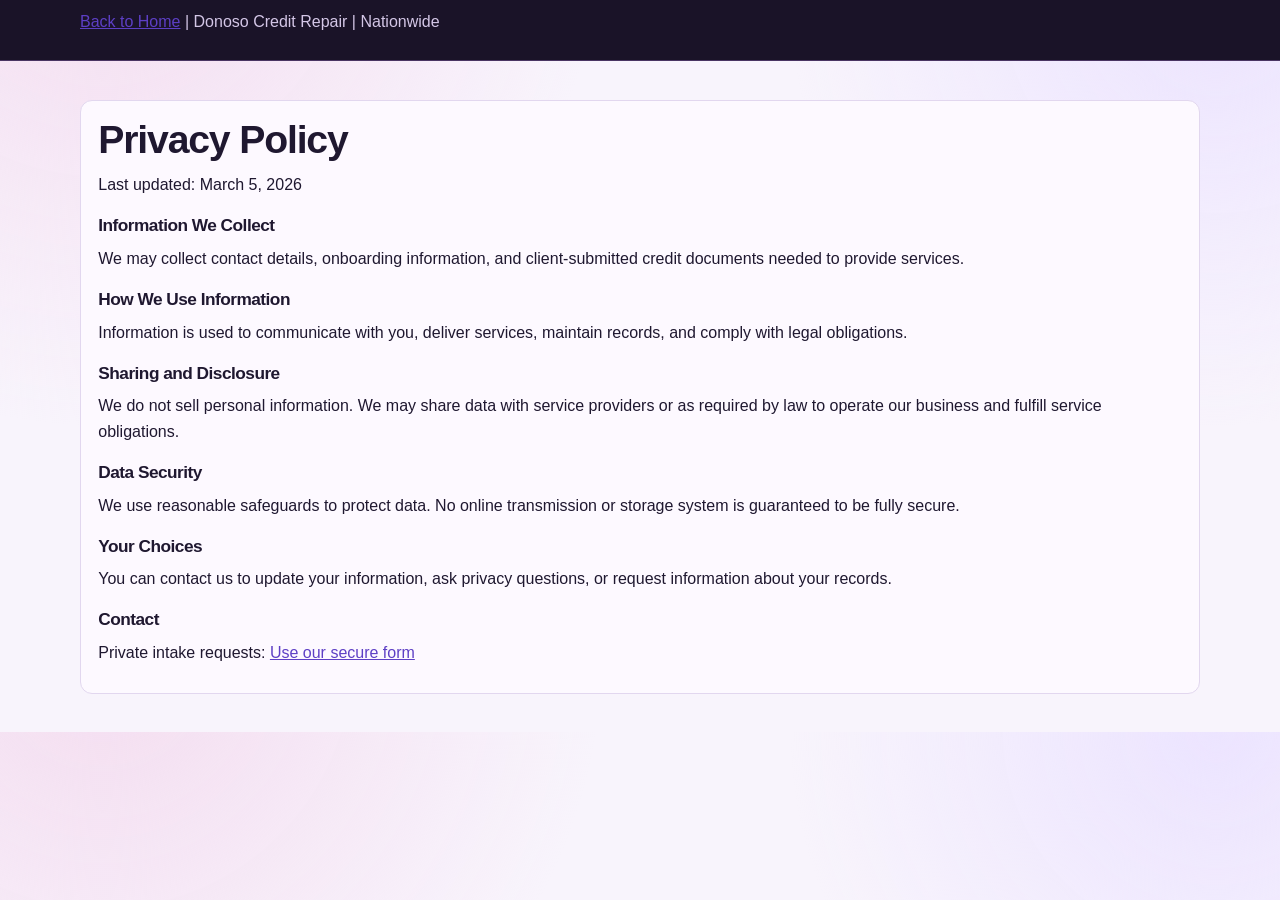
<file: privacy.html>
<!doctype html>
<html lang="en">
  <head>
    <meta charset="UTF-8" />
    <meta name="viewport" content="width=device-width, initial-scale=1.0" />
    <title>Privacy Policy | Donoso Credit Repair</title>
    <link rel="icon" type="image/jpeg" href="images/SCR-20260306-loyx.jpeg" />
    <link rel="apple-touch-icon" href="images/SCR-20260306-loyx.jpeg" />
    <link rel="stylesheet" href="styles.css" />
  </head>
  <body class="legal-page">
    <header class="topbar">
      <div class="container">
        <p><a href="index.html">Back to Home</a> | Donoso Credit Repair | Nationwide</p>
      </div>
    </header>
    <main>
      <div class="container legal-wrap">
        <h1>Privacy Policy</h1>
        <p>Last updated: March 5, 2026</p>
        <h2>Information We Collect</h2>
        <p>
          We may collect contact details, onboarding information, and client-submitted credit
          documents needed to provide services.
        </p>
        <h2>How We Use Information</h2>
        <p>
          Information is used to communicate with you, deliver services, maintain records, and
          comply with legal obligations.
        </p>
        <h2>Sharing and Disclosure</h2>
        <p>
          We do not sell personal information. We may share data with service providers or as
          required by law to operate our business and fulfill service obligations.
        </p>
        <h2>Data Security</h2>
        <p>
          We use reasonable safeguards to protect data. No online transmission or storage system
          is guaranteed to be fully secure.
        </p>
        <h2>Your Choices</h2>
        <p>
          You can contact us to update your information, ask privacy questions, or request
          information about your records.
        </p>
        <h2>Contact</h2>
        <p>
          Private intake requests: <a href="index.html#contact">Use our secure form</a>
        </p>
      </div>
    </main>
  </body>
</html>
</file>
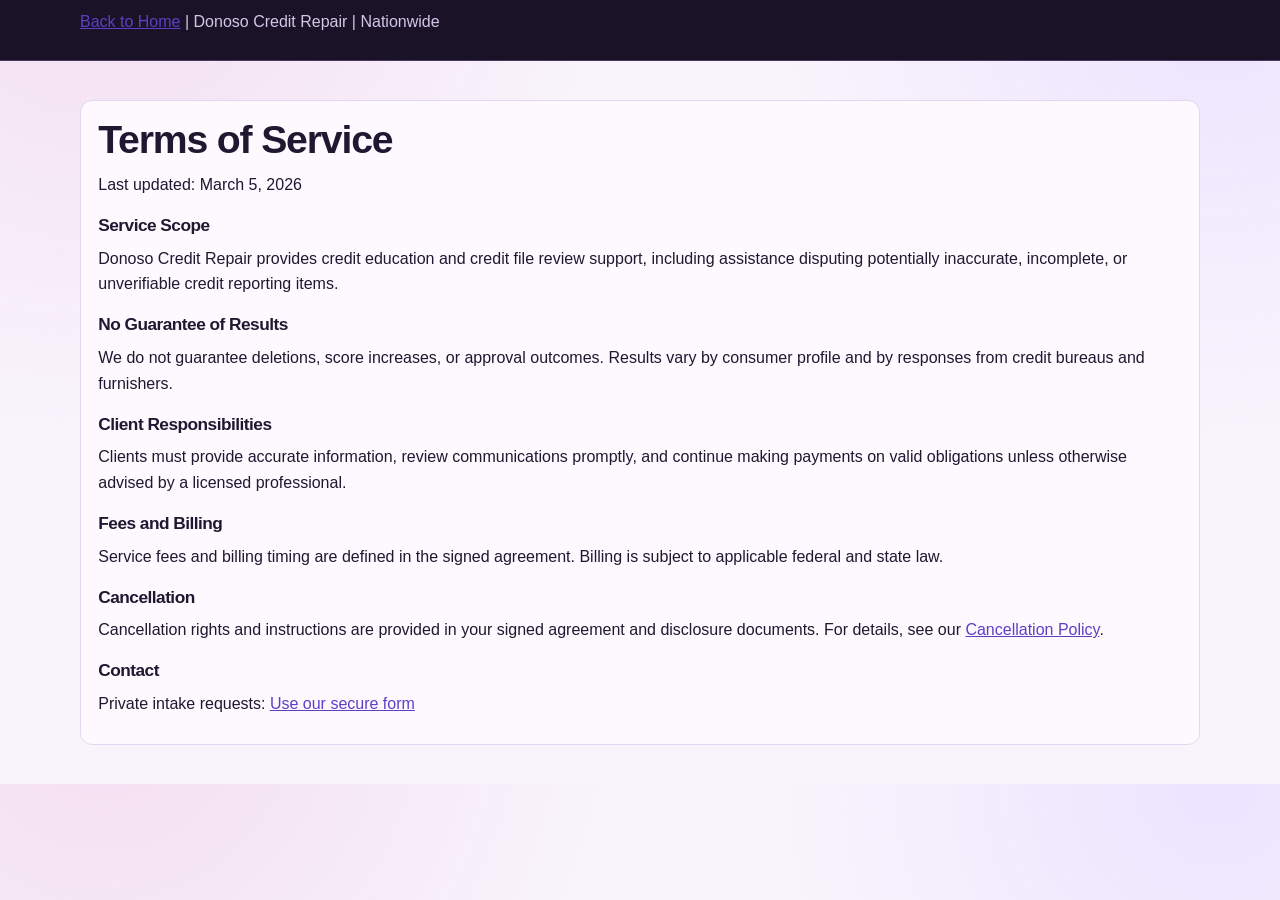
<file: terms.html>
<!doctype html>
<html lang="en">
  <head>
    <meta charset="UTF-8" />
    <meta name="viewport" content="width=device-width, initial-scale=1.0" />
    <title>Terms of Service | Donoso Credit Repair</title>
    <link rel="icon" type="image/jpeg" href="images/SCR-20260306-loyx.jpeg" />
    <link rel="apple-touch-icon" href="images/SCR-20260306-loyx.jpeg" />
    <link rel="stylesheet" href="styles.css" />
  </head>
  <body class="legal-page">
    <header class="topbar">
      <div class="container">
        <p><a href="index.html">Back to Home</a> | Donoso Credit Repair | Nationwide</p>
      </div>
    </header>
    <main>
      <div class="container legal-wrap">
        <h1>Terms of Service</h1>
        <p>Last updated: March 5, 2026</p>
        <h2>Service Scope</h2>
        <p>
          Donoso Credit Repair provides credit education and credit file review support,
          including assistance disputing potentially inaccurate, incomplete, or unverifiable
          credit reporting items.
        </p>
        <h2>No Guarantee of Results</h2>
        <p>
          We do not guarantee deletions, score increases, or approval outcomes. Results vary
          by consumer profile and by responses from credit bureaus and furnishers.
        </p>
        <h2>Client Responsibilities</h2>
        <p>
          Clients must provide accurate information, review communications promptly, and continue
          making payments on valid obligations unless otherwise advised by a licensed professional.
        </p>
        <h2>Fees and Billing</h2>
        <p>
          Service fees and billing timing are defined in the signed agreement. Billing is subject
          to applicable federal and state law.
        </p>
        <h2>Cancellation</h2>
        <p>
          Cancellation rights and instructions are provided in your signed agreement and disclosure
          documents. For details, see our <a href="cancellation.html">Cancellation Policy</a>.
        </p>
        <h2>Contact</h2>
        <p>
          Private intake requests: <a href="index.html#contact">Use our secure form</a>
        </p>
      </div>
    </main>
  </body>
</html>
</file>
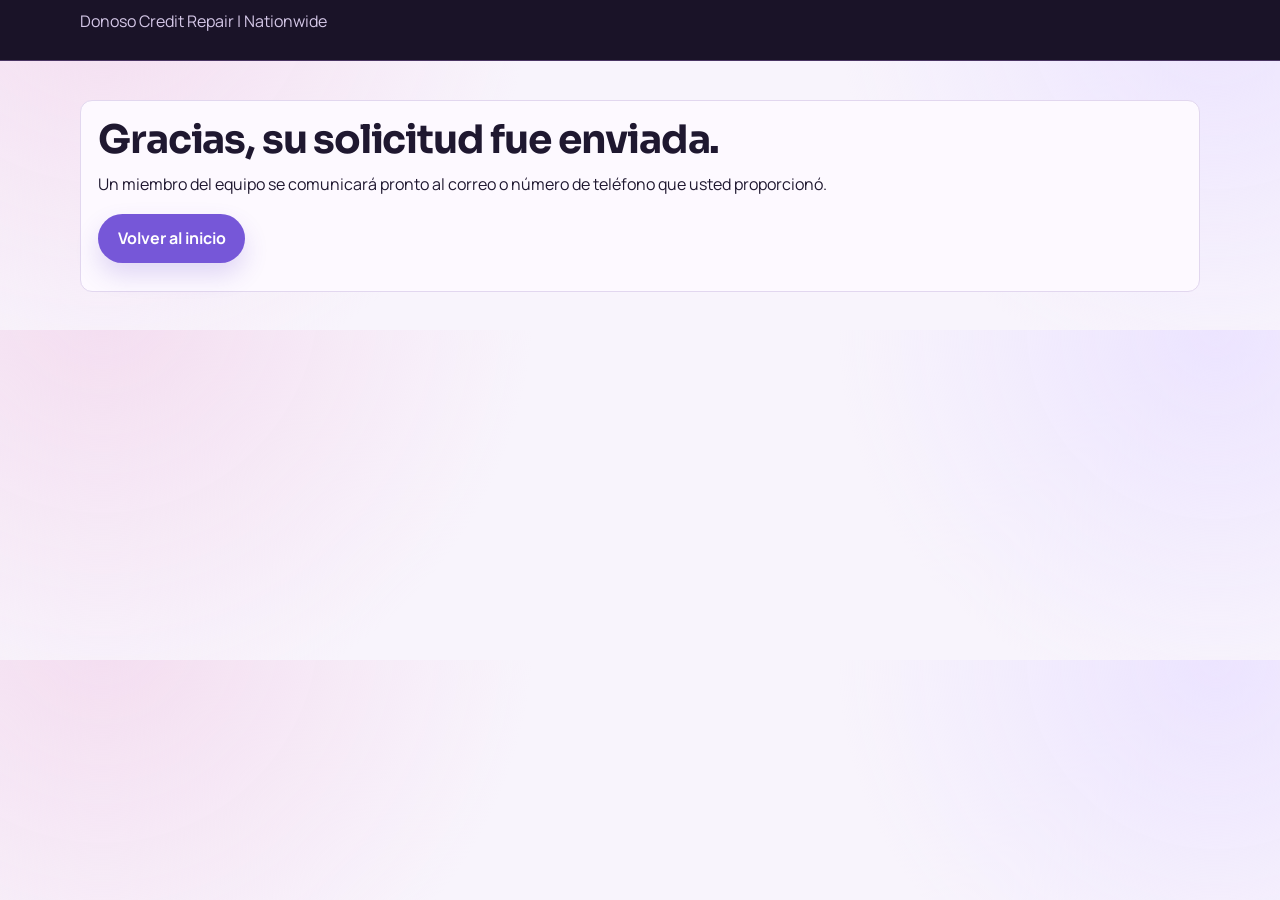
<file: thank-you-es.html>
<!doctype html>
<html lang="es">
  <head>
    <meta charset="UTF-8" />
    <meta name="viewport" content="width=device-width, initial-scale=1.0" />
    <title>Gracias | Donoso Credit Repair</title>
    <link rel="alternate" hreflang="en" href="thank-you.html" />
    <link rel="preconnect" href="https://fonts.googleapis.com" />
    <link rel="preconnect" href="https://fonts.gstatic.com" crossorigin />
    <link
      href="https://fonts.googleapis.com/css2?family=Manrope:wght@400;500;700;800&family=Sora:wght@600;700;800&display=swap"
      rel="stylesheet"
    />
    <link rel="icon" type="image/jpeg" href="images/SCR-20260306-loyx.jpeg" />
    <link rel="apple-touch-icon" href="images/SCR-20260306-loyx.jpeg" />
    <link rel="stylesheet" href="styles.css?v=20260309d" />
  </head>
  <body class="legal-page">
    <header class="topbar">
      <div class="container">
        <p>Donoso Credit Repair | Nationwide</p>
      </div>
    </header>
    <main>
      <div class="container legal-wrap">
        <h1>Gracias, su solicitud fue enviada.</h1>
        <p>
          Un miembro del equipo se comunicará pronto al correo o número de teléfono que usted proporcionó.
        </p>
        <p><a class="btn btn-primary" href="es.html">Volver al inicio</a></p>
      </div>
    </main>
  </body>
</html>
</file>
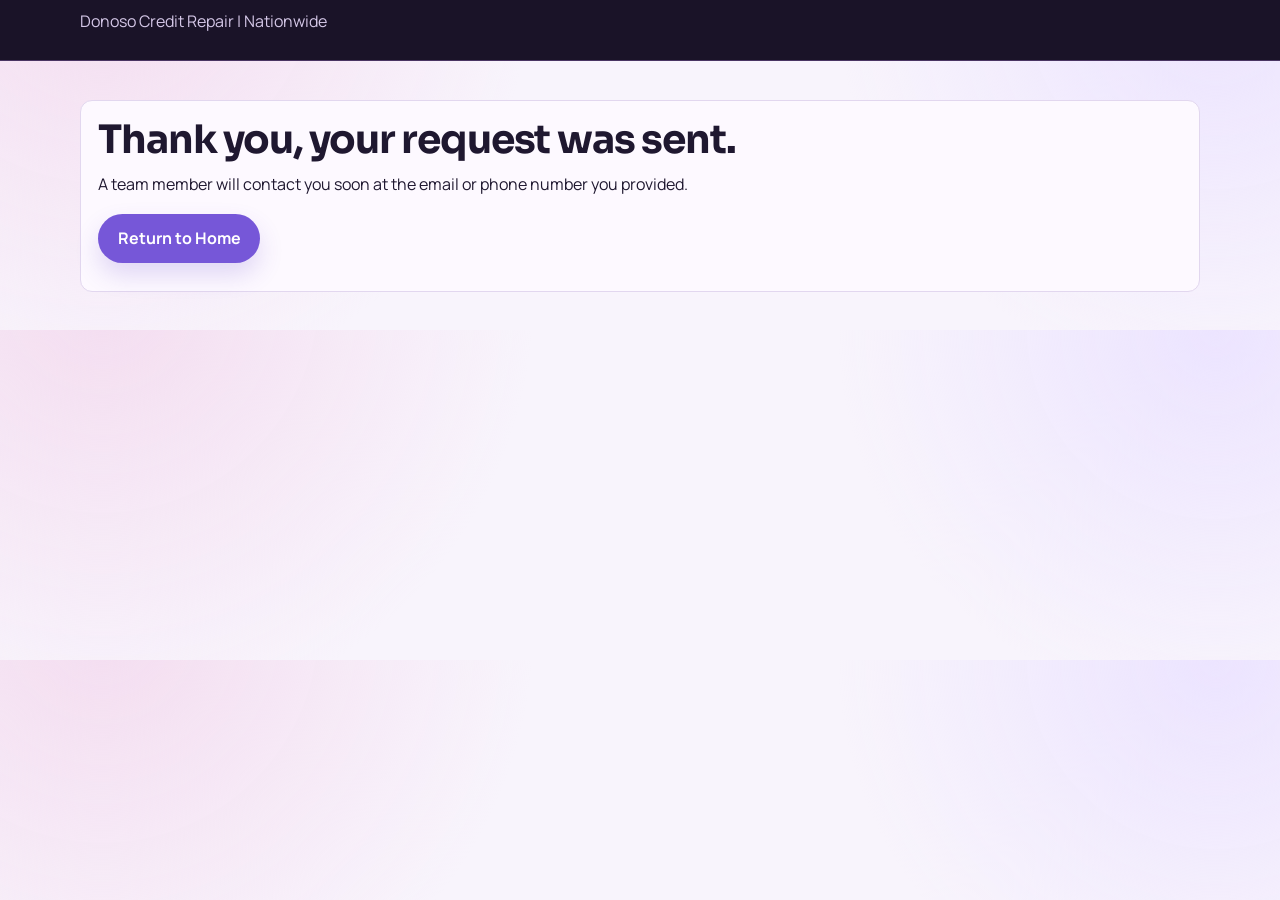
<file: thank-you.html>
<!doctype html>
<html lang="en">
  <head>
    <meta charset="UTF-8" />
    <meta name="viewport" content="width=device-width, initial-scale=1.0" />
    <title>Thank You | Donoso Credit Repair</title>
    <link rel="preconnect" href="https://fonts.googleapis.com" />
    <link rel="preconnect" href="https://fonts.gstatic.com" crossorigin />
    <link
      href="https://fonts.googleapis.com/css2?family=Manrope:wght@400;500;700;800&family=Sora:wght@600;700;800&display=swap"
      rel="stylesheet"
    />
    <link rel="icon" type="image/jpeg" href="images/SCR-20260306-loyx.jpeg" />
    <link rel="apple-touch-icon" href="images/SCR-20260306-loyx.jpeg" />
    <link rel="stylesheet" href="styles.css?v=20260309d" />
  </head>
  <body class="legal-page">
    <header class="topbar">
      <div class="container">
        <p>Donoso Credit Repair | Nationwide</p>
      </div>
    </header>
    <main>
      <div class="container legal-wrap">
        <h1>Thank you, your request was sent.</h1>
        <p>
          A team member will contact you soon at the email or phone number you provided.
        </p>
        <p><a class="btn btn-primary" href="index.html">Return to Home</a></p>
      </div>
    </main>
  </body>
</html>
</file>
<file: styles.css>
:root {
  --bg: #f8f4fc;
  --surface: #ffffff;
  --surface-soft: #f3ebfb;
  --ink: #1f1830;
  --muted: #6e6287;
  --line: #e4d9ef;
  --dark: #1a1328;
  --dark-2: #2a1d3d;
  --dark-line: #4a3563;
  --accent: #7657d8;
  --accent-strong: #5d3fc5;
}

* {
  box-sizing: border-box;
}

html,
body {
  margin: 0;
  padding: 0;
}

body {
  font-family: "Manrope", sans-serif;
  color: var(--ink);
  background:
    radial-gradient(circle at 8% -10%, #f4ddf0 0, transparent 35%),
    radial-gradient(circle at 95% 0%, #ece4ff 0, transparent 30%),
    var(--bg);
  line-height: 1.6;
}

h1,
h2,
h3 {
  margin: 0 0 0.65rem;
  line-height: 1.12;
  letter-spacing: -0.03em;
}

h1,
h2 {
  font-family: "Sora", sans-serif;
}

p {
  margin: 0 0 1rem;
}

a {
  color: var(--accent-strong);
}

.container {
  width: min(1120px, 92%);
  margin: 0 auto;
}

.site-nav {
  position: sticky;
  top: 0;
  z-index: 30;
  background: rgba(26, 19, 40, 0.92);
  border-bottom: 1px solid var(--dark-line);
  backdrop-filter: blur(10px);
}

.nav-inner {
  display: flex;
  align-items: center;
  justify-content: space-between;
  gap: 1rem;
  padding: 0.78rem 0;
}

.brand {
  text-decoration: none;
}

.brand-text {
  font-family: "Sora", sans-serif;
  font-size: 1.06rem;
  font-weight: 700;
  letter-spacing: 0.02em;
  background: linear-gradient(90deg, #e8c97a, #f5dfa0, #c9a84c);
  -webkit-background-clip: text;
  -webkit-text-fill-color: transparent;
  background-clip: text;
}

.nav-links {
  display: flex;
  gap: 1.1rem;
}

.mobile-nav {
  display: none;
}

.nav-signin {
  text-decoration: none;
  color: #f2eaff;
  font-size: 0.92rem;
  font-weight: 700;
  white-space: nowrap;
}

.nav-signin:hover {
  color: #ffffff;
}

.nav-links a {
  text-decoration: none;
  font-size: 0.92rem;
  color: #d7c8ea;
}

.nav-links a:hover {
  color: #ffffff;
}

.btn {
  display: inline-block;
  border-radius: 999px;
  border: 1px solid transparent;
  text-decoration: none;
  cursor: pointer;
  padding: 0.68rem 1.15rem;
  font-weight: 700;
  transition: transform 0.16s ease, background 0.2s ease, color 0.2s ease;
}

.btn:hover {
  transform: translateY(-1px);
}

.btn-primary {
  background: var(--accent);
  color: #ffffff;
  box-shadow: 0 12px 24px rgba(93, 63, 197, 0.18);
}

.btn-primary:hover {
  background: var(--accent-strong);
}

.btn-quiet {
  border-color: #8a74a7;
  color: #f5eaff;
}

.btn-quiet:hover {
  background: rgba(255, 255, 255, 0.1);
}

.btn-outline {
  border-color: #5d3fc5;
  color: #5d3fc5;
}

.btn-outline:hover {
  background: #f3efff;
}

.nav-btn {
  padding: 0.57rem 0.95rem;
}

.hero {
  color: #edf2fc;
  background:
    radial-gradient(circle at 85% 20%, rgba(126, 96, 232, 0.26), transparent 30%),
    radial-gradient(circle at 12% 78%, rgba(183, 141, 255, 0.18), transparent 30%),
    linear-gradient(130deg, var(--dark), var(--dark-2));
  border-bottom: 1px solid var(--dark-line);
}

.hero-grid {
  display: grid;
  grid-template-columns: minmax(0, 1.02fr) minmax(320px, 0.82fr);
  gap: 2.8rem;
  align-items: start;
  padding: 3.1rem 0 2.6rem;
}

.hero-copy {
  display: flex;
  flex-direction: column;
  align-items: center;
  justify-content: flex-start;
  padding-top: 0;
}

.hero-logo-showcase {
  position: relative;
  width: min(100%, 35rem);
  padding: 0;
  display: flex;
  justify-content: center;
  margin-top: -2.85rem;
}

.hero-logo-showcase::before {
  content: "";
  position: absolute;
  inset: 12% 16%;
  border-radius: 999px;
  background: radial-gradient(circle, rgba(146, 90, 232, 0.18) 0%, rgba(146, 90, 232, 0.08) 34%, transparent 72%);
  filter: blur(18px);
}

.hero-logo {
  display: block;
  width: 100%;
  height: auto;
  object-fit: contain;
  position: relative;
  z-index: 1;
  border-radius: 0;
  mix-blend-mode: screen;
  opacity: 0.92;
  filter: saturate(1.02) brightness(1.04) drop-shadow(0 0 28px rgba(168, 107, 255, 0.18));
}

.hero-logo-caption {
  max-width: 24rem;
  margin: 0.25rem auto 0;
  color: #d8ccef;
  font-family: "Sora", sans-serif;
  font-size: 0.98rem;
  font-weight: 600;
  line-height: 1.4;
  letter-spacing: -0.01em;
  text-align: center;
}

.hero-panel {
  background: linear-gradient(180deg, rgba(78, 57, 112, 0.34) 0%, rgba(52, 37, 80, 0.74) 100%);
  border: 1px solid rgba(151, 123, 203, 0.38);
  border-radius: 22px;
  padding: 1.4rem;
  box-shadow: 0 18px 38px rgba(10, 5, 20, 0.18);
}

.hero-panel-kicker {
  margin: 0 0 0.45rem;
  color: #f0c7e8;
  font-size: 0.75rem;
  font-weight: 800;
  letter-spacing: 0.14em;
  text-transform: uppercase;
}

.hero-panel h2 {
  font-size: 1.7rem;
  margin-bottom: 0;
}

.hero-panel-lead {
  margin: 0.72rem 0 0.92rem;
  color: #ddd1ee;
  font-size: 0.98rem;
  line-height: 1.5;
}

.hero-steps {
  margin: 0;
  padding: 0;
  list-style: none;
  display: flex;
  flex-direction: column;
  gap: 0;
  border-top: 1px solid rgba(180, 157, 227, 0.18);
}

.hero-steps li {
  display: grid;
  grid-template-columns: 1.9rem minmax(0, 1fr);
  gap: 0.7rem;
  align-items: start;
  padding: 0.78rem 0;
  border-bottom: 1px solid rgba(180, 157, 227, 0.18);
}

.hero-step-num {
  display: inline-flex;
  align-items: center;
  justify-content: center;
  width: 1.75rem;
  height: 1.75rem;
  border-radius: 999px;
  border: 1px solid rgba(169, 144, 221, 0.32);
  background: rgba(255, 255, 255, 0.05);
  color: #f6efff;
  font-family: "Sora", sans-serif;
  font-size: 0.82rem;
  font-weight: 700;
}

.hero-steps p {
  margin: 0;
  color: #f0e7ff;
  font-size: 0.93rem;
  line-height: 1.45;
}

.hero-panel-meta {
  margin: 0.92rem 0 0;
  color: #d9cdee;
  font-size: 0.88rem;
  font-weight: 700;
}

.hero-panel-btn {
  margin-top: 1.15rem;
}

.stats {
  padding: 2rem 0 1.5rem;
}

.services-highlights {
  padding: 1.45rem 0 0;
}

.services-highlights-kicker {
  margin-bottom: 0.85rem;
}

.stats-grid {
  display: grid;
  grid-template-columns: repeat(12, minmax(0, 1fr));
  gap: 1rem;
  align-items: stretch;
}

.stats-grid article {
  grid-column: span 4;
  background: var(--surface);
  border: 1px solid var(--line);
  border-radius: 14px;
  padding: 1.5rem 1.6rem;
  min-height: 100%;
}

.stats-grid article:nth-child(4),
.stats-grid article:nth-child(5) {
  grid-column: span 6;
}

.stat-value {
  font-family: "Sora", sans-serif;
  font-size: 2rem;
  margin: 0;
}

.stat-label {
  margin: 0 0 0.55rem;
  font-family: "Sora", sans-serif;
  font-size: 1.05rem;
  color: var(--ink);
  font-weight: 700;
}

.stat-text {
  margin: 0;
  color: #3c3253;
}

.section {
  padding: 2.55rem 0;
}

.section-title {
  font-size: clamp(1.9rem, 4vw, 3rem);
  max-width: 12ch;
}

.section-kicker {
  margin: 0 0 0.45rem;
  text-transform: uppercase;
  letter-spacing: 0.13em;
  font-size: 0.75rem;
  color: #7f6d9d;
  font-weight: 800;
}

.section-lead {
  color: var(--muted);
  max-width: 68ch;
}

.section-light {
  background: var(--bg);
}

.section-muted {
  background: var(--surface-soft);
  border-top: 1px solid var(--line);
  border-bottom: 1px solid var(--line);
}

.section-dark {
  background: linear-gradient(130deg, var(--dark), var(--dark-2));
  color: #edf2fc;
}

.section-dark .section-title,
.section-dark .section-lead {
  color: #edf2fc;
}

.section-dark .section-lead {
  color: #d6c8ea;
}

.results-section .section-lead {
  margin-bottom: 1rem;
}

.results-hint {
  margin: -0.15rem 0 0.95rem;
  color: #6a5d85;
  font-size: 0.9rem;
  font-weight: 700;
  width: min(100%, 920px);
  margin-left: auto;
  margin-right: auto;
}

.results-grid {
  display: flex;
  flex-direction: column;
  gap: 1rem;
  width: min(100%, 920px);
  max-height: 1020px;
  overflow-y: auto;
  padding: 0.15rem 0.35rem 0.15rem 0;
  scroll-snap-type: y proximity;
  scrollbar-gutter: stable;
  margin: 0 auto;
}

.result-card {
  display: grid;
  grid-template-columns: minmax(220px, 300px) minmax(0, 1fr);
  gap: 0.85rem;
  align-items: start;
  background: #ffffff;
  border: 1px solid var(--line);
  border-radius: 18px;
  padding: 0.9rem;
  box-shadow: 0 14px 32px rgba(45, 31, 83, 0.06);
  scroll-snap-align: start;
}

.result-media {
  min-height: 240px;
  border: 1px solid #d4c4e3;
  border-radius: 14px;
  overflow: hidden;
  background: #f9f5ff;
}

.result-media img {
  width: 100%;
  height: 100%;
  object-fit: contain;
  object-position: top;
  display: block;
  min-height: 260px;
  background: #ffffff;
}

.result-copy {
  display: flex;
  flex-direction: column;
  justify-content: flex-start;
  gap: 0.3rem;
  align-self: center;
}

.result-title {
  margin: 0;
  font-weight: 800;
  color: #3f3158;
  font-size: 1.12rem;
}

.result-text {
  margin: 0;
  color: #665980;
  font-size: 0.94rem;
  line-height: 1.6;
}

.results-grid::-webkit-scrollbar {
  width: 11px;
}

.results-grid::-webkit-scrollbar-track {
  background: #f1eafd;
  border-radius: 999px;
}

.results-grid::-webkit-scrollbar-thumb {
  background: #c2b1ef;
  border-radius: 999px;
  border: 2px solid #f1eafd;
}

.results-section .fineprint {
  width: min(100%, 920px);
  margin-left: auto;
  margin-right: auto;
}

.issue-grid {
  margin-top: 1rem;
  display: grid;
  grid-template-columns: repeat(3, minmax(0, 1fr));
  gap: 0.7rem;
}

.issue-grid article {
  background: #ffffff;
  border: 1px solid var(--line);
  border-radius: 10px;
  padding: 0.85rem 0.88rem;
}

.issue-grid h3 {
  margin-bottom: 0.3rem;
  font-size: 1.05rem;
}

.issue-grid p {
  margin: 0;
  color: #665980;
  font-size: 0.95rem;
}

.pricing-header {
  display: flex;
  flex-direction: column;
  gap: 0.35rem;
  margin-bottom: 1.35rem;
}

.pricing-header .section-title {
  max-width: none;
}

.pricing-header .section-lead {
  max-width: 58ch;
}

.pricing-grid {
  margin-top: 0;
  display: grid;
  grid-template-columns: repeat(3, minmax(0, 1fr));
  gap: 1.1rem;
  align-items: stretch;
}

.plan-card {
  position: relative;
  display: flex;
  flex-direction: column;
  gap: 0.95rem;
  background: #ffffff;
  border: 1px solid #e7deef;
  border-radius: 20px;
  padding: 1.4rem;
  box-shadow: 0 10px 24px rgba(49, 33, 92, 0.04);
}

.plan-top {
  display: flex;
  flex-direction: column;
  gap: 0.38rem;
}

.plan-tier {
  margin: 0;
  align-self: flex-start;
  color: #75648f;
  font-size: 0.74rem;
  font-weight: 700;
  letter-spacing: 0.11em;
  text-transform: uppercase;
}

.plan-card h3 {
  font-size: 1.28rem;
  line-height: 1.14;
  margin: 0;
  color: #24193c;
}

.plan-for {
  margin: 0;
  color: #66597d;
  font-size: 0.92rem;
  line-height: 1.48;
}

.plan-price-box {
  margin: 0.05rem 0 0;
  padding: 0.95rem 1rem;
  border: 1px solid #ede5f4;
  border-radius: 16px;
  background: #faf8fd;
}

.plan-price-label {
  margin: 0 0 0.22rem;
  color: #786996;
  font-size: 0.76rem;
  font-weight: 700;
  letter-spacing: 0.08em;
  text-transform: uppercase;
}

.plan-price {
  margin: 0;
  display: flex;
  align-items: baseline;
  gap: 0.24rem;
}

.plan-price-value {
  margin: 0;
  font-family: "Sora", sans-serif;
  font-size: 1.84rem;
  line-height: 1;
  color: #2f2347;
}

.plan-price-unit {
  color: #786996;
  font-size: 0.9rem;
  font-weight: 700;
}

.plan-card ul {
  margin: 0;
  padding-left: 0;
  list-style: none;
  flex-grow: 1;
  display: flex;
  flex-direction: column;
  gap: 0.56rem;
}

.plan-card li {
  position: relative;
  padding-left: 1rem;
  margin: 0;
  color: #4d425f;
  font-size: 0.93rem;
  line-height: 1.4;
}

.plan-card li::before {
  content: "";
  position: absolute;
  left: 0;
  top: 0.54rem;
  width: 5px;
  height: 5px;
  border-radius: 50%;
  background: #8b74cc;
}

.plan-card.featured {
  border-color: #d9cdee;
  background: linear-gradient(180deg, #fcfbff 0%, #ffffff 100%);
}

.plan-card .btn {
  width: 100%;
  text-align: center;
  margin-top: auto;
  box-shadow: none;
}

.plan-card .btn-outline {
  border-color: #d1c3e7;
  background: #fffdfd;
  color: #654fa7;
}

.plan-card .btn-outline:hover {
  background: #f7f1ff;
  border-color: #c3b2dd;
}

.fineprint {
  margin-top: 0.84rem;
  color: var(--muted);
  font-size: 0.9rem;
}

.faq-intro {
  margin-bottom: 0.9rem;
}

.faq-section details {
  background: #ffffff;
  border: 1px solid var(--line);
  border-radius: 10px;
  padding: 0.82rem 0.9rem;
}

.faq-section details + details {
  margin-top: 0.62rem;
}

.faq-section summary {
  cursor: pointer;
  font-weight: 700;
  line-height: 1.35;
}

.faq-section details p {
  margin: 0.56rem 0 0;
  color: #4b3f64;
  max-width: 78ch;
}

.footer {
  background: #150f22;
  border-top: 1px solid var(--dark-line);
  color: #d7cae8;
  font-size: 0.9rem;
  padding: 1.2rem 0;
}

.legal-links a {
  margin-right: 0.8rem;
}

/* Legal pages */
.topbar {
  background: #1a1328;
  border-bottom: 1px solid var(--dark-line);
  color: #d4c7e7;
}

.topbar .container {
  padding: 0.58rem 0;
}

.legal-page main {
  padding: 2.4rem 0;
}

.legal-wrap {
  background: #fdf9ff;
  border: 1px solid #e2d7ef;
  border-radius: 12px;
  padding: 1.08rem 1.08rem 0.72rem;
}

.legal-wrap h1 {
  font-size: clamp(1.85rem, 4vw, 2.45rem);
}

.legal-wrap h2 {
  margin-top: 1.15rem;
  font-size: 1.08rem;
}

/* ── Tablet: stack multi-column grids ───────────────────────────────── */
@media (max-width: 1020px) {
  .hero-grid,
  .pricing-grid {
    grid-template-columns: 1fr;
  }

  .stats-grid {
    grid-template-columns: repeat(2, minmax(0, 1fr));
  }

  .stats-grid article {
    grid-column: auto;
  }

  .stats-grid article:nth-child(5) {
    grid-column: 1 / -1;
  }

  .results-grid {
    max-height: 920px;
  }

  .result-card {
    grid-template-columns: 1fr;
  }

  .issue-grid {
    grid-template-columns: repeat(2, 1fr);
  }

  .nav-links {
    display: none;
  }

  .nav-signin {
    font-size: 0.86rem;
  }

  .mobile-nav {
    display: flex;
    gap: 0.6rem;
    overflow-x: auto;
    padding: 0 0 0.82rem;
    scrollbar-width: none;
    -ms-overflow-style: none;
  }

  .mobile-nav::-webkit-scrollbar {
    display: none;
  }

  .mobile-nav a {
    flex: 0 0 auto;
    text-decoration: none;
    color: #f1e8ff;
    border: 1px solid rgba(189, 166, 237, 0.42);
    background: rgba(255, 255, 255, 0.05);
    border-radius: 999px;
    padding: 0.48rem 0.82rem;
    font-size: 0.86rem;
    font-weight: 700;
    white-space: nowrap;
  }

  .mobile-nav a:hover {
    background: rgba(255, 255, 255, 0.12);
    color: #ffffff;
  }

  .hero-grid {
    gap: 2rem;
    padding: 2.9rem 0 2.4rem;
  }

  .hero-panel {
    max-width: 38rem;
  }

}

/* ── Mobile: tighten spacing and font sizes ─────────────────────────── */
@media (max-width: 640px) {
  /* Nav — keep brand on one line */
  .brand {
    white-space: nowrap;
  }

  .brand-text {
    font-size: 0.92rem;
  }

  .nav-btn {
    padding: 0.5rem 0.75rem;
    font-size: 0.82rem;
    white-space: nowrap;
  }

  .nav-signin {
    font-size: 0.82rem;
  }

  .mobile-nav {
    width: 92%;
    margin: 0 auto;
    padding-bottom: 0.74rem;
  }

  .mobile-nav a {
    font-size: 0.82rem;
    padding: 0.44rem 0.72rem;
  }

  /* Hero */
  .hero-grid {
    gap: 1.75rem;
    padding: 2.25rem 0 2rem;
  }

  .hero-panel {
    padding: 1.1rem 1rem;
  }

  .hero-copy {
    padding-top: 0;
  }

  .hero-logo-showcase {
    width: min(100%, 25rem);
    margin-top: -1rem;
  }

  .hero-logo-showcase {
    margin-top: -0.85rem;
  }

  .hero-panel h2 {
    font-size: 1.42rem;
  }

  .hero-steps li {
    grid-template-columns: 1.7rem minmax(0, 1fr);
    gap: 0.62rem;
    padding: 0.7rem 0;
  }

  .hero-logo-showcase {
    width: min(100%, 26rem);
  }

  .hero-logo-caption {
    max-width: 20rem;
    margin-top: 0.15rem;
    font-size: 0.88rem;
  }

  /* Sections */
  .section {
    padding: 2rem 0;
  }

  .section-title {
    font-size: 1.7rem;
  }

  /* Service cards */
  .stats-grid {
    grid-template-columns: 1fr;
    gap: 0.75rem;
  }

  .stats-grid article {
    grid-column: auto;
    padding: 1.2rem 1.3rem;
  }

  /* Results */
  .results-grid {
    max-height: 760px;
    padding-right: 0.1rem;
  }

  .results-hint {
    font-size: 0.84rem;
  }

  .result-card {
    gap: 0.8rem;
    padding: 0.85rem;
  }

  .result-media img {
    min-height: 160px;
  }

  /* Services grid — single column on small phones */
  .issue-grid {
    grid-template-columns: 1fr;
    gap: 0.6rem;
  }

  /* Pricing */
  .plan-card {
    padding: 1.25rem;
    border-radius: 22px;
  }

  .plan-price-value {
    font-size: 1.62rem;
  }

  /* FAQ */
  .faq-section details {
    padding: 0.75rem 0.85rem;
  }

  /* Footer */
  .footer .container {
    flex-direction: column;
    gap: 0.5rem;
    text-align: center;
  }

  .legal-links a {
    margin: 0 0.4rem;
  }
}
</file>
